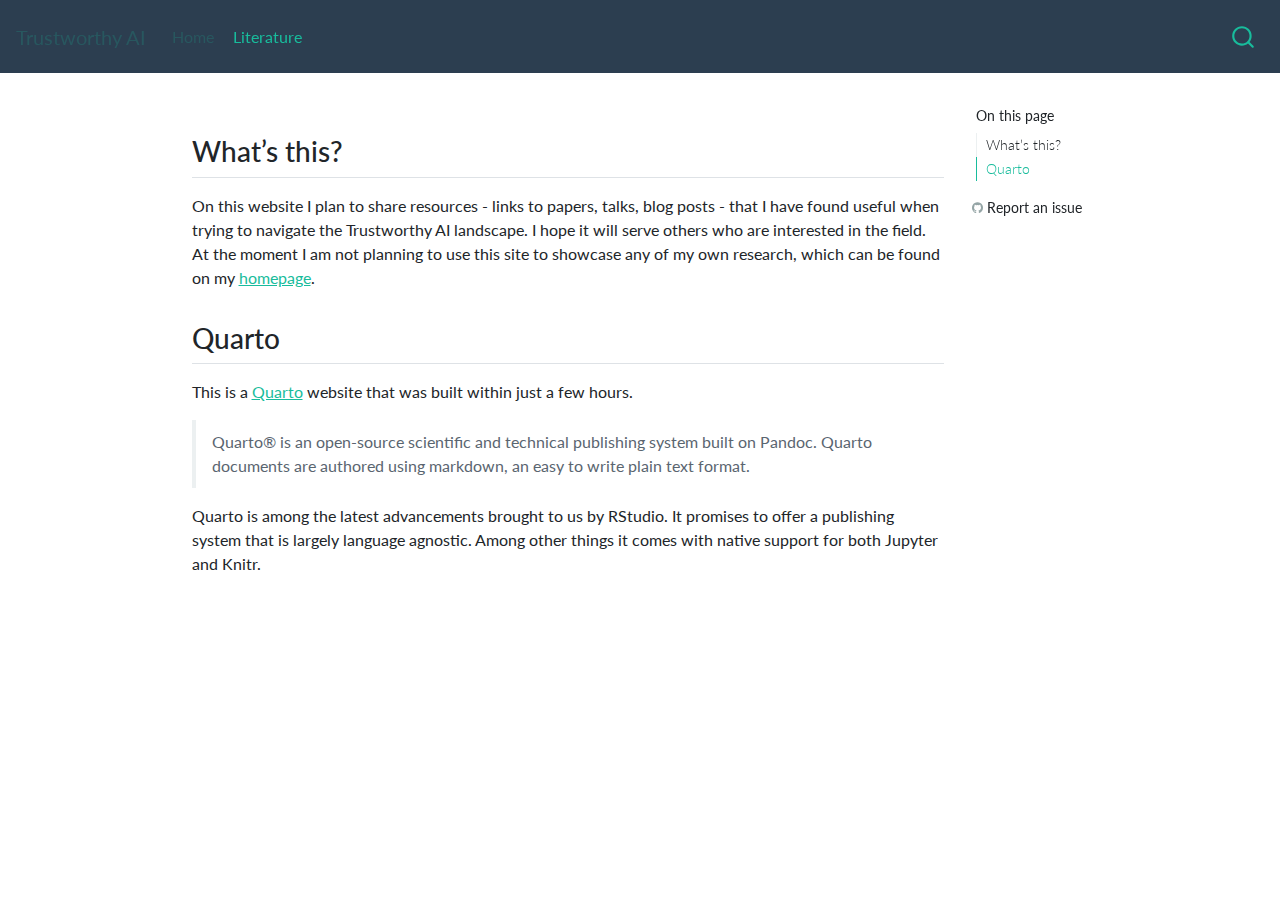
<file: docs/index.html>
<!DOCTYPE html>
<html xmlns="http://www.w3.org/1999/xhtml" lang="" xml:lang=""><head>
  <meta charset="utf-8">
  <meta name="generator" content="quarto-0.2.349">
  <meta name="viewport" content="width=device-width, initial-scale=1.0, user-scalable=yes">
  <title>Trustworthy AI -</title>
  <style>
    code{white-space: pre-wrap;}
    span.smallcaps{font-variant: small-caps;}
    span.underline{text-decoration: underline;}
    div.column{display: inline-block; vertical-align: top; width: 50%;}
    div.hanging-indent{margin-left: 1.5em; text-indent: -1.5em;}
    ul.task-list{list-style: none;}
  </style>

  <!--[if lt IE 9]>
    <script src="//cdnjs.cloudflare.com/ajax/libs/html5shiv/3.7.3/html5shiv-printshiv.min.js"></script>
  <![endif]-->
  <script src="site_libs/quarto-nav/quarto-nav.js"></script>
  <script src="site_libs/quarto-nav/headroom.min.js"></script>
  <script src="site_libs/clipboard/clipboard.min.js"></script>
  <meta name="quarto:offset" content="./">
  <script src="site_libs/quarto-search/autocomplete.umd.js"></script>
  <script src="site_libs/quarto-search/fuse.min.js"></script>
  <script src="site_libs/quarto-search/quarto-search.js"></script>
  <script src="site_libs/quarto-html/quarto.js"></script>
  <script src="site_libs/quarto-html/popper.min.js"></script>
  <script src="site_libs/quarto-html/tippy.umd.min.js"></script>
  <script src="site_libs/quarto-html/anchor.min.js"></script>
  <link href="site_libs/quarto-html/tippy.css" rel="stylesheet">
  <link href="site_libs/quarto-html/quarto-syntax-highlighting.css" rel="stylesheet">
  <script src="site_libs/bootstrap/bootstrap.min.js"></script>
  <link href="site_libs/bootstrap/bootstrap-icons.css" rel="stylesheet">
  <link href="site_libs/bootstrap/bootstrap.min.css" rel="stylesheet">
  <script id="quarto-search-options" type="application/json">{
    "location": "navbar",
    "copy-button": false,
    "collapse-after": 2,
    "panel-placement": "end",
    "type": "overlay",
    "limit": 20,
    "language": {
      "search-no-results-text": "No results",
      "search-matching-documents-text": "matching documents",
      "search-copy-link-title": "Copy link to search",
      "search-hide-matches-text": "Hide additional matches",
      "search-more-match-text": "more match in this document",
      "search-more-matches-text": "more matches in this document",
      "search-clear-button-title": "Clear",
      "search-detached-cancel-button-title": "Cancel",
      "search-submit-button-title": "Submit"
    }
  }</script>
  <link rel="stylesheet" href="styles.css">
</head>
<body>
<div id="quarto-search-results"></div>
  <header id="quarto-header" class="headroom fixed-top">
    <nav class="navbar navbar-expand-lg navbar-light ">
      <div class="navbar-container container-fluid">
      <a class="navbar-brand" href="./index.html">
    <span class="navbar-title">Trustworthy AI</span>
  </a>
          <button class="navbar-toggler" type="button" data-bs-toggle="collapse" data-bs-target="#navbarCollapse" aria-controls="navbarCollapse" aria-expanded="false" aria-label="Toggle navigation" onclick="if (window.quartoToggleHeadroom) { window.quartoToggleHeadroom(); }">
  <span class="navbar-toggler-icon"></span>
</button>
          <div class="collapse navbar-collapse" id="navbarCollapse">
            <ul class="navbar-nav navbar-nav-scroll me-auto">
  <li class="nav-item">
    <a class="nav-link active" href="./index.html" aria-current="page">Home</a>
  </li>  
  <li class="nav-item">
    <a class="nav-link" href="./literature.html">Literature</a>
  </li>  
</ul>
              <div id="quarto-search" class="" title="Search"></div>
          </div> <!-- /navcollapse -->
      </div> <!-- /container-fluid -->
    </nav>
</header>
<!-- content -->
<div id="quarto-content" class="quarto-container page-columns page-rows-contents page-layout-article page-navbar">
<!-- sidebar -->
<!-- margin-sidebar -->
    <div id="quarto-margin-sidebar" class="sidebar margin-sidebar">
      <nav id="TOC" role="doc-toc">
<h2 id="toc-title">On this page</h2>
<ul>
<li><a href="#whats-this" class="nav-link active" data-scroll-target="#whats-this">What’s this?</a></li>
<li><a href="#quarto" class="nav-link" data-scroll-target="#quarto">Quarto</a></li>
</ul>
<div class="toc-actions"><div><i class="bi bi-github"></i></div><div class="action-links"><p><a href="https://github.com/pat-alt/tai/issues/new" class="toc-action">Report an issue</a></p></div></div></nav>
    </div>
<!-- main -->
<main class="content">

<section id="whats-this" class="level2">
<h2 class="anchored" data-anchor-id="whats-this">What’s this?</h2>
<p>On this website I plan to share resources - links to papers, talks, blog posts - that I have found useful when trying to navigate the Trustworthy AI landscape. I hope it will serve others who are interested in the field. At the moment I am not planning to use this site to showcase any of my own research, which can be found on my <a href="https://www.paltmeyer.com/">homepage</a>.</p>
</section>
<section id="quarto" class="level2">
<h2 class="anchored" data-anchor-id="quarto">Quarto</h2>
<p>This is a <a href="https://quarto.org">Quarto</a> website that was built within just a few hours.</p>
<blockquote class="blockquote">
<p>Quarto® is an open-source scientific and technical publishing system built on Pandoc. Quarto documents are authored using markdown, an easy to write plain text format.</p>
</blockquote>
<p>Quarto is among the latest advancements brought to us by RStudio. It promises to offer a publishing system that is largely language agnostic. Among other things it comes with native support for both Jupyter and Knitr.</p>


</section>
</main> <!-- /main -->
<script type="application/javascript">
window.document.addEventListener("DOMContentLoaded", function (event) {
  const icon = "";
  const anchorJS = new window.AnchorJS();
  anchorJS.options = {
    placement: 'right',
    icon: icon
  };
  anchorJS.add('.anchored');
  const clipboard = new window.ClipboardJS('.code-copy-button', {
    target: function(trigger) {
      return trigger.previousElementSibling;
    }
  });
  clipboard.on('success', function(e) {
    // button target
    const button = e.trigger;
    // don't keep focus
    button.blur();
    // flash "checked"
    button.classList.add('code-copy-button-checked');
    setTimeout(function() {
      button.classList.remove('code-copy-button-checked');
    }, 1000);
    // clear code selection
    e.clearSelection();
  });
  function tippyHover(el, contentFn) {
    const config = {
      allowHTML: true,
      content: contentFn,
      maxWidth: 500,
      delay: 100,
      arrow: false,
      appendTo: function(el) {
          return el.parentElement;
      },
      interactive: true,
      interactiveBorder: 10,
      theme: 'quarto',
      placement: 'bottom-start'
    };
    window.tippy(el, config); 
  }
  const noterefs = window.document.querySelectorAll('a[role="doc-noteref"]');
  for (var i=0; i<noterefs.length; i++) {
    const ref = noterefs[i];
    tippyHover(ref, function() {
      let href = ref.getAttribute('href');
      try { href = new URL(href).hash; } catch {}
      const id = href.replace(/^#\/?/, "");
      const note = window.document.getElementById(id);
      return note.innerHTML;
    });
  }
  var bibliorefs = window.document.querySelectorAll('a[role="doc-biblioref"]');
  for (var i=0; i<bibliorefs.length; i++) {
    const ref = bibliorefs[i];
    const cites = ref.parentNode.getAttribute('data-cites').split(' ');
    tippyHover(ref, function() {
      var popup = window.document.createElement('div');
      cites.forEach(function(cite) {
        var citeDiv = window.document.createElement('div');
        citeDiv.classList.add('hanging-indent');
        citeDiv.classList.add('csl-entry');
        var biblioDiv = window.document.getElementById('ref-' + cite);
        if (biblioDiv) {
          citeDiv.innerHTML = biblioDiv.innerHTML;
        }
        popup.appendChild(citeDiv);
      });
      return popup.innerHTML;
    });
  }
});
</script>
<nav class="page-navigation">
  <div class="nav-page nav-page-previous">
  </div>
  <div class="nav-page nav-page-next">
  </div>
</nav>
</div> <!-- /content -->


</body></html>
</file>
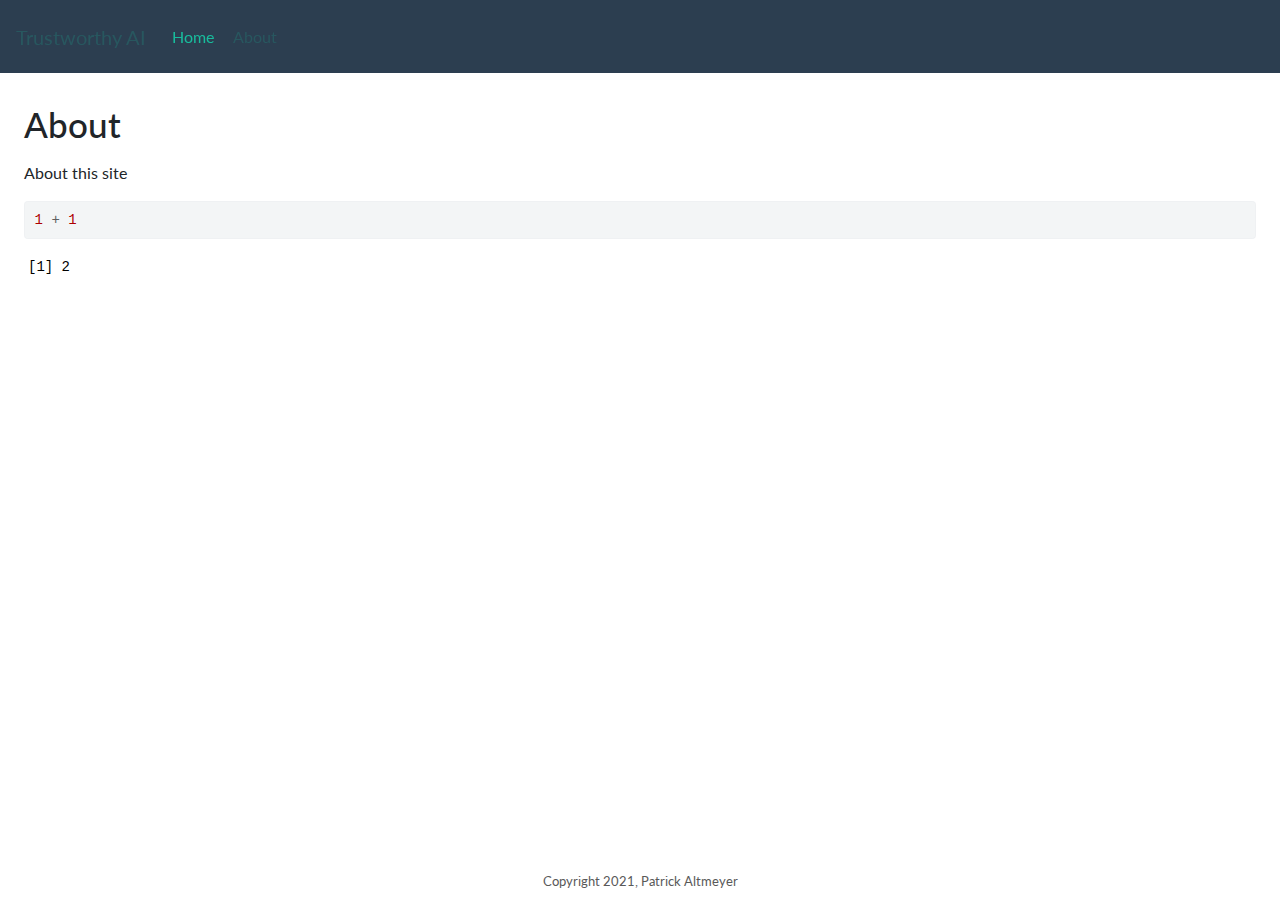
<file: docs/about.html>
<!DOCTYPE html>
<html xmlns="http://www.w3.org/1999/xhtml" lang="" xml:lang=""><head>
  <meta charset="utf-8">
  <meta name="generator" content="quarto-0.2.232">
  <meta name="viewport" content="width=device-width, initial-scale=1.0, user-scalable=yes">
  <title>Trustworthy AI - About</title>
  <style>
    code{white-space: pre-wrap;}
    span.smallcaps{font-variant: small-caps;}
    span.underline{text-decoration: underline;}
    div.column{display: inline-block; vertical-align: top; width: 50%;}
    div.hanging-indent{margin-left: 1.5em; text-indent: -1.5em;}
    ul.task-list{list-style: none;}
    pre > code.sourceCode { white-space: pre; position: relative; }
    pre > code.sourceCode > span { display: inline-block; line-height: 1.25; }
    pre > code.sourceCode > span:empty { height: 1.2em; }
    .sourceCode { overflow: visible; }
    code.sourceCode > span { color: inherit; text-decoration: inherit; }
    div.sourceCode { margin: 1em 0; }
    pre.sourceCode { margin: 0; }
    @media screen {
    div.sourceCode { overflow: auto; }
    }
    @media print {
    pre > code.sourceCode { white-space: pre-wrap; }
    pre > code.sourceCode > span { text-indent: -5em; padding-left: 5em; }
    }
    pre.numberSource code
      { counter-reset: source-line 0; }
    pre.numberSource code > span
      { position: relative; left: -4em; counter-increment: source-line; }
    pre.numberSource code > span > a:first-child::before
      { content: counter(source-line);
        position: relative; left: -1em; text-align: right; vertical-align: baseline;
        border: none; display: inline-block;
        -webkit-touch-callout: none; -webkit-user-select: none;
        -khtml-user-select: none; -moz-user-select: none;
        -ms-user-select: none; user-select: none;
        padding: 0 4px; width: 4em;
        color: #aaaaaa;
      }
    pre.numberSource { margin-left: 3em; border-left: 1px solid #aaaaaa;  padding-left: 4px; }
    div.sourceCode
      {   }
    @media screen {
    pre > code.sourceCode > span > a:first-child::before { text-decoration: underline; }
    }
    code span.al { color: #ff0000; font-weight: bold; } /* Alert */
    code span.an { color: #60a0b0; font-weight: bold; font-style: italic; } /* Annotation */
    code span.at { color: #7d9029; } /* Attribute */
    code span.bn { color: #40a070; } /* BaseN */
    code span.bu { } /* BuiltIn */
    code span.cf { color: #007020; font-weight: bold; } /* ControlFlow */
    code span.ch { color: #4070a0; } /* Char */
    code span.cn { color: #880000; } /* Constant */
    code span.co { color: #60a0b0; font-style: italic; } /* Comment */
    code span.cv { color: #60a0b0; font-weight: bold; font-style: italic; } /* CommentVar */
    code span.do { color: #ba2121; font-style: italic; } /* Documentation */
    code span.dt { color: #902000; } /* DataType */
    code span.dv { color: #40a070; } /* DecVal */
    code span.er { color: #ff0000; font-weight: bold; } /* Error */
    code span.ex { } /* Extension */
    code span.fl { color: #40a070; } /* Float */
    code span.fu { color: #06287e; } /* Function */
    code span.im { } /* Import */
    code span.in { color: #60a0b0; font-weight: bold; font-style: italic; } /* Information */
    code span.kw { color: #007020; font-weight: bold; } /* Keyword */
    code span.op { color: #666666; } /* Operator */
    code span.ot { color: #007020; } /* Other */
    code span.pp { color: #bc7a00; } /* Preprocessor */
    code span.sc { color: #4070a0; } /* SpecialChar */
    code span.ss { color: #bb6688; } /* SpecialString */
    code span.st { color: #4070a0; } /* String */
    code span.va { color: #19177c; } /* Variable */
    code span.vs { color: #4070a0; } /* VerbatimString */
    code span.wa { color: #60a0b0; font-weight: bold; font-style: italic; } /* Warning */
  </style>

  <!--[if lt IE 9]>
    <script src="//cdnjs.cloudflare.com/ajax/libs/html5shiv/3.7.3/html5shiv-printshiv.min.js"></script>
  <![endif]-->
  <script src="site_libs/quarto-nav/quarto-nav.js"></script>
  <script src="site_libs/quarto-nav/headroom.min.js"></script>
  <script src="site_libs/clipboard/clipboard.min.js"></script>
  <meta name="quarto:offset" content="./">
  <script src="site_libs/quarto-search/autocomplete.umd.js"></script>
  <script src="site_libs/quarto-search/fuse.min.js"></script>
  <script src="site_libs/quarto-search/quarto-search.js"></script>
  <script src="site_libs/quarto-html/quarto.js"></script>
  <script src="site_libs/quarto-html/popper.min.js"></script>
  <script src="site_libs/quarto-html/tippy.umd.min.js"></script>
  <script src="site_libs/quarto-html/anchor.min.js"></script>
  <link href="site_libs/quarto-html/tippy.css" rel="stylesheet">
  <link href="site_libs/quarto-html/quarto-syntax-highlighting.css" rel="stylesheet">
  <script src="site_libs/bootstrap/bootstrap.min.js"></script>
  <link href="site_libs/bootstrap/bootstrap-icons.css" rel="stylesheet">
  <link href="site_libs/bootstrap/bootstrap.min.css" rel="stylesheet">
  <script id="quarto-search-options" type="application/json">{
    "location": "navbar",
    "copy-button": false,
    "collapse-after": 2,
    "panel-placement": "end",
    "type": "overlay",
    "limit": 20
  }</script>
  <link rel="stylesheet" href="styles.css">
</head>
<body>
<div id="quarto-search-results"></div>
<header id="quarto-header" class="headroom fixed-top">
<nav class="navbar navbar-expand-lg navbar-light ">
    <div class="container-fluid">
  <a class="navbar-brand" href="./index.html">
    <span class="navbar-title">Trustworthy AI</span>
  </a>
      <button class="navbar-toggler" type="button" data-bs-toggle="collapse" data-bs-target="#navbarCollapse" aria-controls="navbarCollapse" aria-expanded="false" aria-label="Toggle navigation" onclick="if (window.quartoToggleHeadroom) { window.quartoToggleHeadroom(); }">
  <span class="navbar-toggler-icon"></span>
</button>
      <div class="collapse navbar-collapse" id="navbarCollapse">
        <ul class="navbar-nav navbar-nav-scroll me-auto">
  <li class="nav-item">
    <a class="nav-link" href="./index.html">Home</a>
  </li>  
  <li class="nav-item">
    <a class="nav-link active" href="./about.html" aria-current="page">About</a>
  </li>  
</ul>
          <div id="quarto-search" class="mb-0 " title="Search">
</div>
      </div> <!-- /navcollapse -->
  </div> <!-- /container-fluid -->
</nav>
</header>
 <!-- /navbar/sidebar -->
<div class="container-fluid quarto-container d-flex flex-column page-layout-article" id="quarto-content">
<div class="row flex-fill">
  <div id="quarto-toc-sidebar" class=" pt-0 col col-md-3 col-lg-2 d-none d-md-block sidebar sidebar-toc order-last"></div>
  <div class="col mx-auto col-sm-12 col-md-9 col-lg-8 col-xl-7 px-lg-4 pe-xxl-4 ps-xxl-0">
<main>
<header id="title-block-header">
<h1 class="title display-7">About</h1>
</header>
<p>About this site</p>
<div class="cell">
<div class="sourceCode" id="cb1"><pre class="sourceCode r cell-code code-with-copy"><code class="sourceCode r"><span id="cb1-1"><a href="#cb1-1" aria-hidden="true" tabindex="-1"></a><span class="dv">1</span> <span class="sc">+</span> <span class="dv">1</span></span></code><button title="Copy to Clipboard" class="code-copy-button"><i class="bi"></i></button></pre></div>
<div class="cell-output-stdout">
<pre><code>[1] 2</code></pre>
</div>
</div>


<script type="application/javascript">
window.document.addEventListener("DOMContentLoaded", function (event) {
  const icon = "";
  const anchorJS = new window.AnchorJS();
  anchorJS.options = {
    placement: 'right',
    icon: icon
  };
  anchorJS.add('.anchored');
  const clipboard = new window.ClipboardJS('.code-copy-button', {
    target: function(trigger) {
      return trigger.previousElementSibling;
    }
  });
  clipboard.on('success', function(e) {
    // button target
    const button = e.trigger;
    // don't keep focus
    button.blur();
    // flash "checked"
    button.classList.add('code-copy-button-checked');
    setTimeout(function() {
      button.classList.remove('code-copy-button-checked');
    }, 1000);
    // clear code selection
    e.clearSelection();
  });
  function tippyHover(el, contentFn) {
    window.tippy(el, {
      allowHTML: true,
      content: contentFn,
      maxWidth: 500,
      delay: 100,
      arrow: false,
      interactive: true,
      interactiveBorder: 10,
      theme: 'quarto',
      placement: 'bottom-start'
    }); 
  }
  const noterefs = window.document.querySelectorAll('a[role="doc-noteref"]');
  for (var i=0; i<noterefs.length; i++) {
    const ref = noterefs[i];
    tippyHover(ref, function() {
      let href = ref.getAttribute('href');
      try { href = new URL(href).hash; } catch {}
      const id = href.replace(/^#\/?/, "");
      const note = window.document.getElementById(id);
      return note.innerHTML;
    });
  }
  var bibliorefs = window.document.querySelectorAll('a[role="doc-biblioref"]');
  for (var i=0; i<bibliorefs.length; i++) {
    const ref = bibliorefs[i];
    const cites = ref.parentNode.getAttribute('data-cites').split(' ');
    tippyHover(ref, function() {
      var popup = window.document.createElement('div');
      cites.forEach(function(cite) {
        var citeDiv = window.document.createElement('div');
        citeDiv.classList.add('hanging-indent');
        citeDiv.classList.add('csl-entry');
        var biblioDiv = window.document.getElementById('ref-' + cite);
        if (biblioDiv) {
          citeDiv.innerHTML = biblioDiv.innerHTML;
        }
        popup.appendChild(citeDiv);
      });
      return popup.innerHTML;
    });
  }
});
</script>
</main>
<div class="page-navigation ">
  <div class="nav-page nav-page-previous">
  </div>
  <div class="nav-page nav-page-next">
  </div>
</div>
</div> <!-- /main column -->
</div> <!-- /row -->
<div class="row">
  <div class="nav-footer">
      <div class="nav-footer-center me-auto ms-auto">Copyright 2021, Patrick Altmeyer</div>
  </div>
</div>
</div> <!-- /container fluid -->


</body></html>
</file>
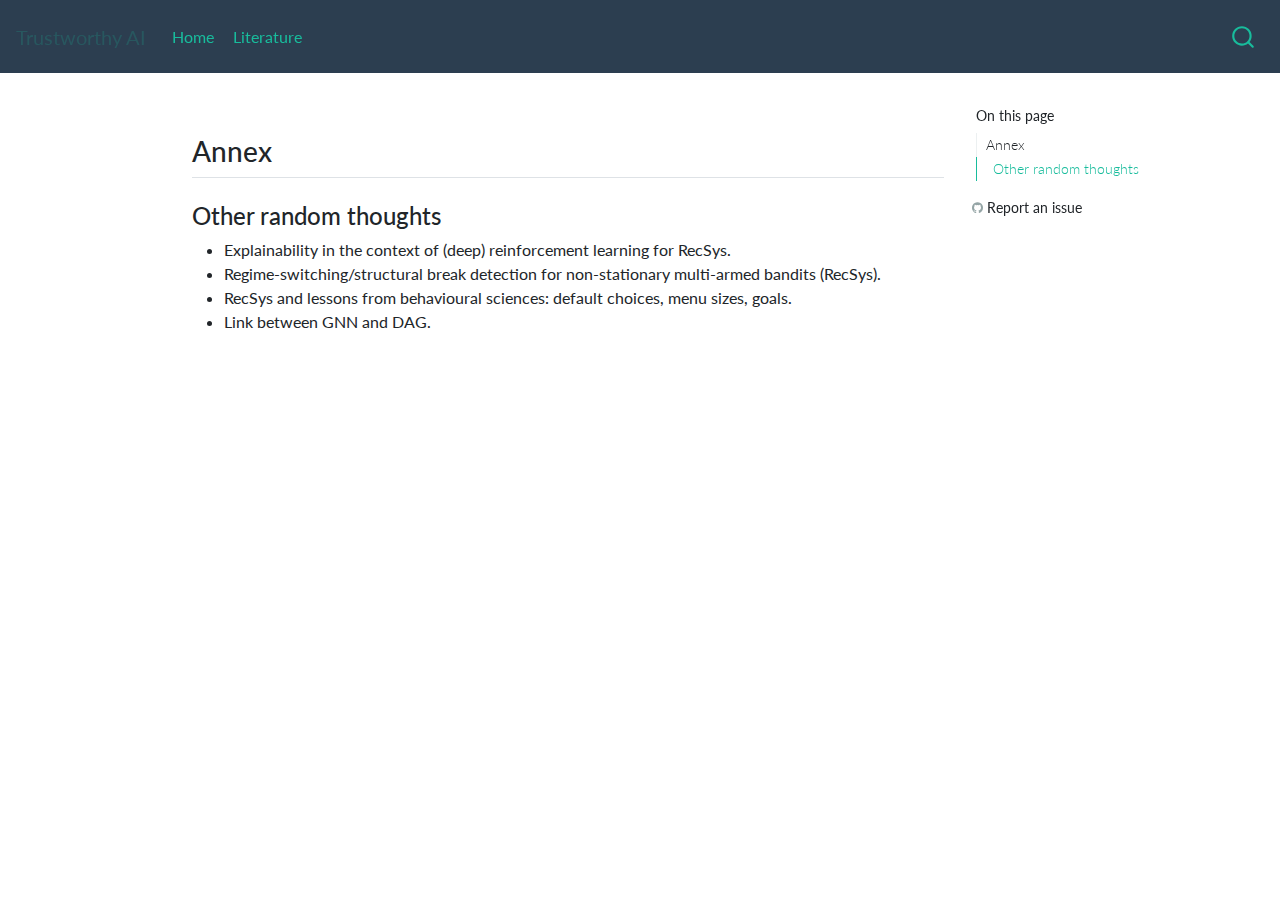
<file: docs/private/annex.html>
<!DOCTYPE html>
<html xmlns="http://www.w3.org/1999/xhtml" lang="" xml:lang=""><head>
  <meta charset="utf-8">
  <meta name="generator" content="quarto-0.2.349">
  <meta name="viewport" content="width=device-width, initial-scale=1.0, user-scalable=yes">
  <title>Trustworthy AI – annex</title>
  <style>
    code{white-space: pre-wrap;}
    span.smallcaps{font-variant: small-caps;}
    span.underline{text-decoration: underline;}
    div.column{display: inline-block; vertical-align: top; width: 50%;}
    div.hanging-indent{margin-left: 1.5em; text-indent: -1.5em;}
    ul.task-list{list-style: none;}
  </style>

  <!--[if lt IE 9]>
    <script src="//cdnjs.cloudflare.com/ajax/libs/html5shiv/3.7.3/html5shiv-printshiv.min.js"></script>
  <![endif]-->
  <script src="../site_libs/quarto-nav/quarto-nav.js"></script>
  <script src="../site_libs/quarto-nav/headroom.min.js"></script>
  <script src="../site_libs/clipboard/clipboard.min.js"></script>
  <meta name="quarto:offset" content="../">
  <script src="../site_libs/quarto-search/autocomplete.umd.js"></script>
  <script src="../site_libs/quarto-search/fuse.min.js"></script>
  <script src="../site_libs/quarto-search/quarto-search.js"></script>
  <script src="../site_libs/quarto-html/quarto.js"></script>
  <script src="../site_libs/quarto-html/popper.min.js"></script>
  <script src="../site_libs/quarto-html/tippy.umd.min.js"></script>
  <script src="../site_libs/quarto-html/anchor.min.js"></script>
  <link href="../site_libs/quarto-html/tippy.css" rel="stylesheet">
  <link href="../site_libs/quarto-html/quarto-syntax-highlighting.css" rel="stylesheet">
  <script src="../site_libs/bootstrap/bootstrap.min.js"></script>
  <link href="../site_libs/bootstrap/bootstrap-icons.css" rel="stylesheet">
  <link href="../site_libs/bootstrap/bootstrap.min.css" rel="stylesheet">
  <script id="quarto-search-options" type="application/json">{
    "location": "navbar",
    "copy-button": false,
    "collapse-after": 2,
    "panel-placement": "end",
    "type": "overlay",
    "limit": 20,
    "language": {
      "search-no-results-text": "No results",
      "search-matching-documents-text": "matching documents",
      "search-copy-link-title": "Copy link to search",
      "search-hide-matches-text": "Hide additional matches",
      "search-more-match-text": "more match in this document",
      "search-more-matches-text": "more matches in this document",
      "search-clear-button-title": "Clear",
      "search-detached-cancel-button-title": "Cancel",
      "search-submit-button-title": "Submit"
    }
  }</script>
  <link rel="stylesheet" href="../styles.css">
</head>
<body>
<div id="quarto-search-results"></div>
  <header id="quarto-header" class="headroom fixed-top">
    <nav class="navbar navbar-expand-lg navbar-light ">
      <div class="navbar-container container-fluid">
      <a class="navbar-brand" href="../index.html">
    <span class="navbar-title">Trustworthy AI</span>
  </a>
          <button class="navbar-toggler" type="button" data-bs-toggle="collapse" data-bs-target="#navbarCollapse" aria-controls="navbarCollapse" aria-expanded="false" aria-label="Toggle navigation" onclick="if (window.quartoToggleHeadroom) { window.quartoToggleHeadroom(); }">
  <span class="navbar-toggler-icon"></span>
</button>
          <div class="collapse navbar-collapse" id="navbarCollapse">
            <ul class="navbar-nav navbar-nav-scroll me-auto">
  <li class="nav-item">
    <a class="nav-link" href="../index.html">Home</a>
  </li>  
  <li class="nav-item">
    <a class="nav-link" href="../literature.html">Literature</a>
  </li>  
</ul>
              <div id="quarto-search" class="" title="Search"></div>
          </div> <!-- /navcollapse -->
      </div> <!-- /container-fluid -->
    </nav>
</header>
<!-- content -->
<div id="quarto-content" class="quarto-container page-columns page-rows-contents page-layout-article page-navbar">
<!-- sidebar -->
<!-- margin-sidebar -->
    <div id="quarto-margin-sidebar" class="sidebar margin-sidebar">
      <nav id="TOC" role="doc-toc">
<h2 id="toc-title">On this page</h2>
<ul>
<li><a href="#annex" class="nav-link active" data-scroll-target="#annex">Annex</a>
<ul class="collapse">
<li><a href="#other-random-thoughts" class="nav-link" data-scroll-target="#other-random-thoughts">Other random thoughts</a></li>
</ul></li>
</ul>
<div class="toc-actions"><div><i class="bi bi-github"></i></div><div class="action-links"><p><a href="https://github.com/pat-alt/tai/issues/new" class="toc-action">Report an issue</a></p></div></div></nav>
    </div>
<!-- main -->
<main class="content">

<section id="annex" class="level2">
<h2 class="anchored" data-anchor-id="annex">Annex</h2>
<section id="other-random-thoughts" class="level3">
<h3 class="anchored" data-anchor-id="other-random-thoughts">Other random thoughts</h3>
<ul>
<li>Explainability in the context of (deep) reinforcement learning for RecSys.</li>
<li>Regime-switching/structural break detection for non-stationary multi-armed bandits (RecSys).</li>
<li>RecSys and lessons from behavioural sciences: default choices, menu sizes, goals.</li>
<li>Link between GNN and DAG.</li>
</ul>


</section>
</section>
</main> <!-- /main -->
<script type="application/javascript">
window.document.addEventListener("DOMContentLoaded", function (event) {
  const icon = "";
  const anchorJS = new window.AnchorJS();
  anchorJS.options = {
    placement: 'right',
    icon: icon
  };
  anchorJS.add('.anchored');
  const clipboard = new window.ClipboardJS('.code-copy-button', {
    target: function(trigger) {
      return trigger.previousElementSibling;
    }
  });
  clipboard.on('success', function(e) {
    // button target
    const button = e.trigger;
    // don't keep focus
    button.blur();
    // flash "checked"
    button.classList.add('code-copy-button-checked');
    setTimeout(function() {
      button.classList.remove('code-copy-button-checked');
    }, 1000);
    // clear code selection
    e.clearSelection();
  });
  function tippyHover(el, contentFn) {
    const config = {
      allowHTML: true,
      content: contentFn,
      maxWidth: 500,
      delay: 100,
      arrow: false,
      appendTo: function(el) {
          return el.parentElement;
      },
      interactive: true,
      interactiveBorder: 10,
      theme: 'quarto',
      placement: 'bottom-start'
    };
    window.tippy(el, config); 
  }
  const noterefs = window.document.querySelectorAll('a[role="doc-noteref"]');
  for (var i=0; i<noterefs.length; i++) {
    const ref = noterefs[i];
    tippyHover(ref, function() {
      let href = ref.getAttribute('href');
      try { href = new URL(href).hash; } catch {}
      const id = href.replace(/^#\/?/, "");
      const note = window.document.getElementById(id);
      return note.innerHTML;
    });
  }
  var bibliorefs = window.document.querySelectorAll('a[role="doc-biblioref"]');
  for (var i=0; i<bibliorefs.length; i++) {
    const ref = bibliorefs[i];
    const cites = ref.parentNode.getAttribute('data-cites').split(' ');
    tippyHover(ref, function() {
      var popup = window.document.createElement('div');
      cites.forEach(function(cite) {
        var citeDiv = window.document.createElement('div');
        citeDiv.classList.add('hanging-indent');
        citeDiv.classList.add('csl-entry');
        var biblioDiv = window.document.getElementById('ref-' + cite);
        if (biblioDiv) {
          citeDiv.innerHTML = biblioDiv.innerHTML;
        }
        popup.appendChild(citeDiv);
      });
      return popup.innerHTML;
    });
  }
});
</script>
<nav class="page-navigation">
  <div class="nav-page nav-page-previous">
  </div>
  <div class="nav-page nav-page-next">
  </div>
</nav>
</div> <!-- /content -->


</body></html>
</file>
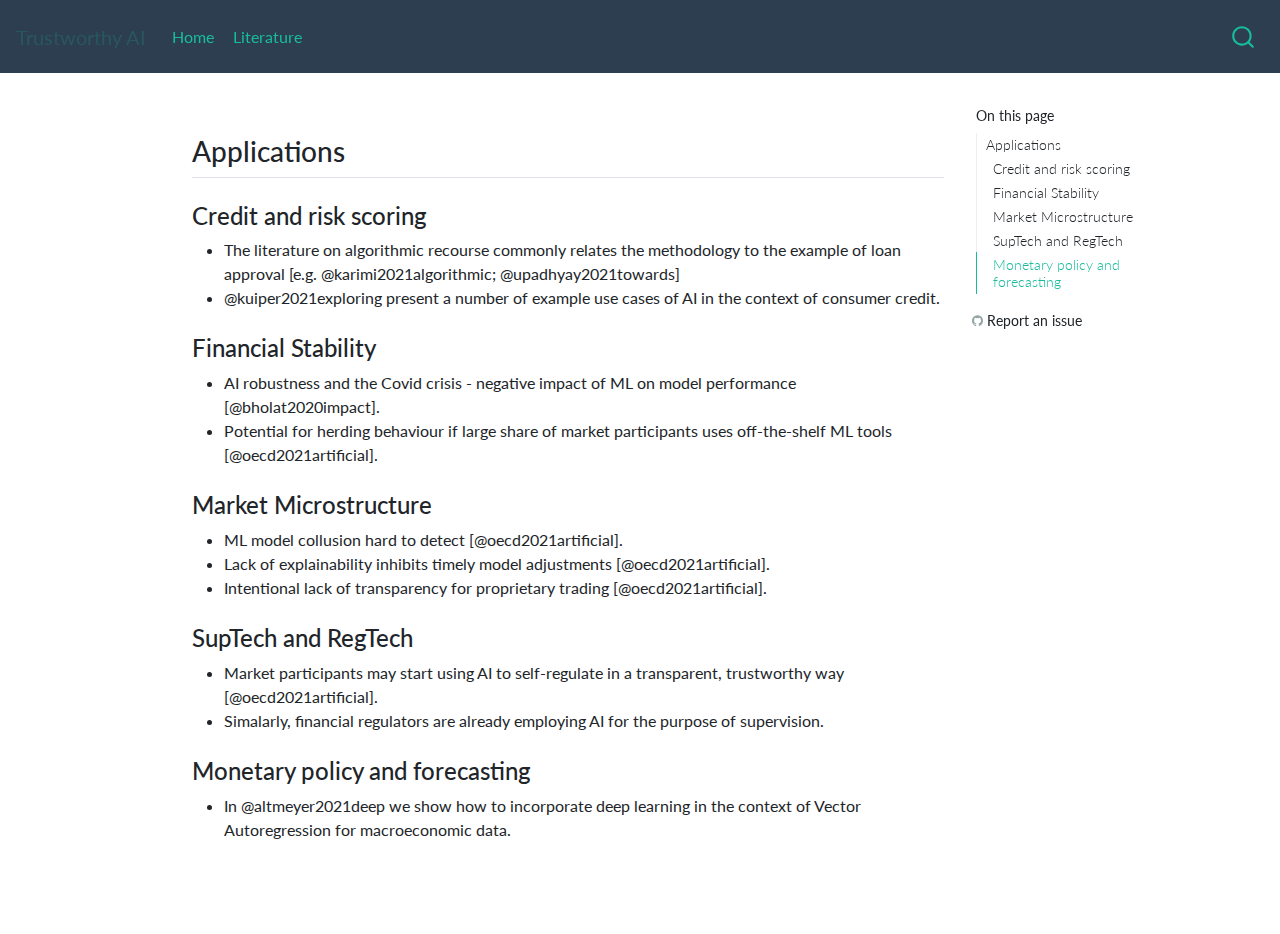
<file: docs/private/applications.html>
<!DOCTYPE html>
<html xmlns="http://www.w3.org/1999/xhtml" lang="" xml:lang=""><head>
  <meta charset="utf-8">
  <meta name="generator" content="quarto-0.2.349">
  <meta name="viewport" content="width=device-width, initial-scale=1.0, user-scalable=yes">
  <title>Trustworthy AI – applications</title>
  <style>
    code{white-space: pre-wrap;}
    span.smallcaps{font-variant: small-caps;}
    span.underline{text-decoration: underline;}
    div.column{display: inline-block; vertical-align: top; width: 50%;}
    div.hanging-indent{margin-left: 1.5em; text-indent: -1.5em;}
    ul.task-list{list-style: none;}
  </style>

  <!--[if lt IE 9]>
    <script src="//cdnjs.cloudflare.com/ajax/libs/html5shiv/3.7.3/html5shiv-printshiv.min.js"></script>
  <![endif]-->
  <script src="../site_libs/quarto-nav/quarto-nav.js"></script>
  <script src="../site_libs/quarto-nav/headroom.min.js"></script>
  <script src="../site_libs/clipboard/clipboard.min.js"></script>
  <meta name="quarto:offset" content="../">
  <script src="../site_libs/quarto-search/autocomplete.umd.js"></script>
  <script src="../site_libs/quarto-search/fuse.min.js"></script>
  <script src="../site_libs/quarto-search/quarto-search.js"></script>
  <script src="../site_libs/quarto-html/quarto.js"></script>
  <script src="../site_libs/quarto-html/popper.min.js"></script>
  <script src="../site_libs/quarto-html/tippy.umd.min.js"></script>
  <script src="../site_libs/quarto-html/anchor.min.js"></script>
  <link href="../site_libs/quarto-html/tippy.css" rel="stylesheet">
  <link href="../site_libs/quarto-html/quarto-syntax-highlighting.css" rel="stylesheet">
  <script src="../site_libs/bootstrap/bootstrap.min.js"></script>
  <link href="../site_libs/bootstrap/bootstrap-icons.css" rel="stylesheet">
  <link href="../site_libs/bootstrap/bootstrap.min.css" rel="stylesheet">
  <script id="quarto-search-options" type="application/json">{
    "location": "navbar",
    "copy-button": false,
    "collapse-after": 2,
    "panel-placement": "end",
    "type": "overlay",
    "limit": 20,
    "language": {
      "search-no-results-text": "No results",
      "search-matching-documents-text": "matching documents",
      "search-copy-link-title": "Copy link to search",
      "search-hide-matches-text": "Hide additional matches",
      "search-more-match-text": "more match in this document",
      "search-more-matches-text": "more matches in this document",
      "search-clear-button-title": "Clear",
      "search-detached-cancel-button-title": "Cancel",
      "search-submit-button-title": "Submit"
    }
  }</script>
  <link rel="stylesheet" href="../styles.css">
</head>
<body>
<div id="quarto-search-results"></div>
  <header id="quarto-header" class="headroom fixed-top">
    <nav class="navbar navbar-expand-lg navbar-light ">
      <div class="navbar-container container-fluid">
      <a class="navbar-brand" href="../index.html">
    <span class="navbar-title">Trustworthy AI</span>
  </a>
          <button class="navbar-toggler" type="button" data-bs-toggle="collapse" data-bs-target="#navbarCollapse" aria-controls="navbarCollapse" aria-expanded="false" aria-label="Toggle navigation" onclick="if (window.quartoToggleHeadroom) { window.quartoToggleHeadroom(); }">
  <span class="navbar-toggler-icon"></span>
</button>
          <div class="collapse navbar-collapse" id="navbarCollapse">
            <ul class="navbar-nav navbar-nav-scroll me-auto">
  <li class="nav-item">
    <a class="nav-link" href="../index.html">Home</a>
  </li>  
  <li class="nav-item">
    <a class="nav-link" href="../literature.html">Literature</a>
  </li>  
</ul>
              <div id="quarto-search" class="" title="Search"></div>
          </div> <!-- /navcollapse -->
      </div> <!-- /container-fluid -->
    </nav>
</header>
<!-- content -->
<div id="quarto-content" class="quarto-container page-columns page-rows-contents page-layout-article page-navbar">
<!-- sidebar -->
<!-- margin-sidebar -->
    <div id="quarto-margin-sidebar" class="sidebar margin-sidebar">
      <nav id="TOC" role="doc-toc">
<h2 id="toc-title">On this page</h2>
<ul>
<li><a href="#applications" class="nav-link active" data-scroll-target="#applications">Applications</a>
<ul class="collapse">
<li><a href="#credit-and-risk-scoring" class="nav-link" data-scroll-target="#credit-and-risk-scoring">Credit and risk scoring</a></li>
<li><a href="#financial-stability" class="nav-link" data-scroll-target="#financial-stability">Financial Stability</a></li>
<li><a href="#market-microstructure" class="nav-link" data-scroll-target="#market-microstructure">Market Microstructure</a></li>
<li><a href="#suptech-and-regtech" class="nav-link" data-scroll-target="#suptech-and-regtech">SupTech and RegTech</a></li>
<li><a href="#monetary-policy-and-forecasting" class="nav-link" data-scroll-target="#monetary-policy-and-forecasting">Monetary policy and forecasting</a></li>
</ul></li>
</ul>
<div class="toc-actions"><div><i class="bi bi-github"></i></div><div class="action-links"><p><a href="https://github.com/pat-alt/tai/issues/new" class="toc-action">Report an issue</a></p></div></div></nav>
    </div>
<!-- main -->
<main class="content">

<section id="applications" class="level2">
<h2 class="anchored" data-anchor-id="applications">Applications</h2>
<section id="credit-and-risk-scoring" class="level3">
<h3 class="anchored" data-anchor-id="credit-and-risk-scoring">Credit and risk scoring</h3>
<ul>
<li>The literature on algorithmic recourse commonly relates the methodology to the example of loan approval <span class="citation" data-cites="karimi2021algorithmic upadhyay2021towards">[e.g. @karimi2021algorithmic; @upadhyay2021towards]</span></li>
<li><span class="citation" data-cites="kuiper2021exploring">@kuiper2021exploring</span> present a number of example use cases of AI in the context of consumer credit.</li>
</ul>
</section>
<section id="financial-stability" class="level3">
<h3 class="anchored" data-anchor-id="financial-stability">Financial Stability</h3>
<ul>
<li>AI robustness and the Covid crisis - negative impact of ML on model performance <span class="citation" data-cites="bholat2020impact">[@bholat2020impact]</span>.</li>
<li>Potential for herding behaviour if large share of market participants uses off-the-shelf ML tools <span class="citation" data-cites="oecd2021artificial">[@oecd2021artificial]</span>.</li>
</ul>
</section>
<section id="market-microstructure" class="level3">
<h3 class="anchored" data-anchor-id="market-microstructure">Market Microstructure</h3>
<ul>
<li>ML model collusion hard to detect <span class="citation" data-cites="oecd2021artificial">[@oecd2021artificial]</span>.</li>
<li>Lack of explainability inhibits timely model adjustments <span class="citation" data-cites="oecd2021artificial">[@oecd2021artificial]</span>.</li>
<li>Intentional lack of transparency for proprietary trading <span class="citation" data-cites="oecd2021artificial">[@oecd2021artificial]</span>.</li>
</ul>
</section>
<section id="suptech-and-regtech" class="level3">
<h3 class="anchored" data-anchor-id="suptech-and-regtech">SupTech and RegTech</h3>
<ul>
<li>Market participants may start using AI to self-regulate in a transparent, trustworthy way <span class="citation" data-cites="oecd2021artificial">[@oecd2021artificial]</span>.</li>
<li>Simalarly, financial regulators are already employing AI for the purpose of supervision.</li>
</ul>
</section>
<section id="monetary-policy-and-forecasting" class="level3">
<h3 class="anchored" data-anchor-id="monetary-policy-and-forecasting">Monetary policy and forecasting</h3>
<ul>
<li>In <span class="citation" data-cites="altmeyer2021deep">@altmeyer2021deep</span> we show how to incorporate deep learning in the context of Vector Autoregression for macroeconomic data.</li>
</ul>


</section>
</section>
</main> <!-- /main -->
<script type="application/javascript">
window.document.addEventListener("DOMContentLoaded", function (event) {
  const icon = "";
  const anchorJS = new window.AnchorJS();
  anchorJS.options = {
    placement: 'right',
    icon: icon
  };
  anchorJS.add('.anchored');
  const clipboard = new window.ClipboardJS('.code-copy-button', {
    target: function(trigger) {
      return trigger.previousElementSibling;
    }
  });
  clipboard.on('success', function(e) {
    // button target
    const button = e.trigger;
    // don't keep focus
    button.blur();
    // flash "checked"
    button.classList.add('code-copy-button-checked');
    setTimeout(function() {
      button.classList.remove('code-copy-button-checked');
    }, 1000);
    // clear code selection
    e.clearSelection();
  });
  function tippyHover(el, contentFn) {
    const config = {
      allowHTML: true,
      content: contentFn,
      maxWidth: 500,
      delay: 100,
      arrow: false,
      appendTo: function(el) {
          return el.parentElement;
      },
      interactive: true,
      interactiveBorder: 10,
      theme: 'quarto',
      placement: 'bottom-start'
    };
    window.tippy(el, config); 
  }
  const noterefs = window.document.querySelectorAll('a[role="doc-noteref"]');
  for (var i=0; i<noterefs.length; i++) {
    const ref = noterefs[i];
    tippyHover(ref, function() {
      let href = ref.getAttribute('href');
      try { href = new URL(href).hash; } catch {}
      const id = href.replace(/^#\/?/, "");
      const note = window.document.getElementById(id);
      return note.innerHTML;
    });
  }
  var bibliorefs = window.document.querySelectorAll('a[role="doc-biblioref"]');
  for (var i=0; i<bibliorefs.length; i++) {
    const ref = bibliorefs[i];
    const cites = ref.parentNode.getAttribute('data-cites').split(' ');
    tippyHover(ref, function() {
      var popup = window.document.createElement('div');
      cites.forEach(function(cite) {
        var citeDiv = window.document.createElement('div');
        citeDiv.classList.add('hanging-indent');
        citeDiv.classList.add('csl-entry');
        var biblioDiv = window.document.getElementById('ref-' + cite);
        if (biblioDiv) {
          citeDiv.innerHTML = biblioDiv.innerHTML;
        }
        popup.appendChild(citeDiv);
      });
      return popup.innerHTML;
    });
  }
});
</script>
<nav class="page-navigation">
  <div class="nav-page nav-page-previous">
  </div>
  <div class="nav-page nav-page-next">
  </div>
</nav>
</div> <!-- /content -->


</body></html>
</file>
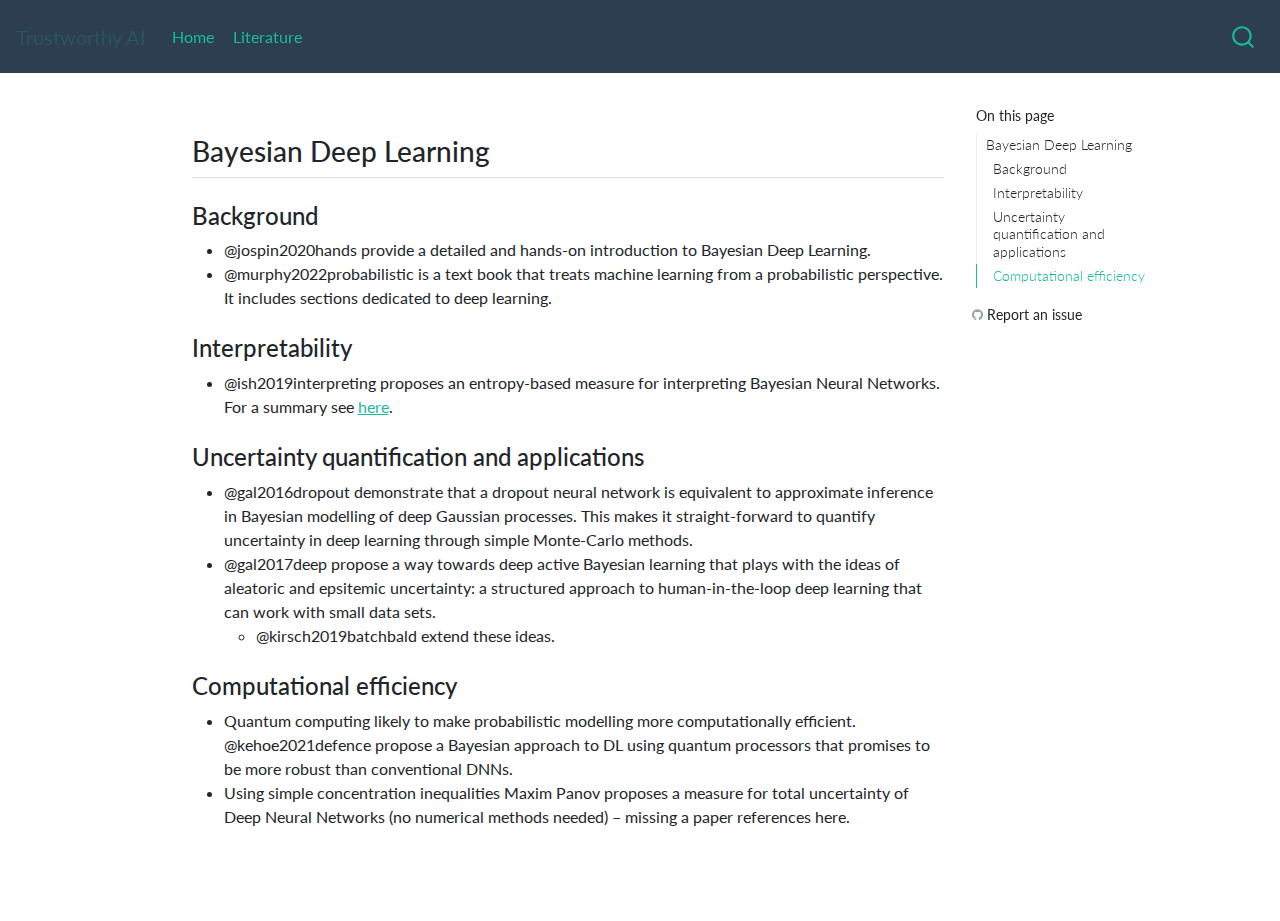
<file: docs/private/bayesian.html>
<!DOCTYPE html>
<html xmlns="http://www.w3.org/1999/xhtml" lang="" xml:lang=""><head>
  <meta charset="utf-8">
  <meta name="generator" content="quarto-0.2.349">
  <meta name="viewport" content="width=device-width, initial-scale=1.0, user-scalable=yes">
  <title>Trustworthy AI – bayesian</title>
  <style>
    code{white-space: pre-wrap;}
    span.smallcaps{font-variant: small-caps;}
    span.underline{text-decoration: underline;}
    div.column{display: inline-block; vertical-align: top; width: 50%;}
    div.hanging-indent{margin-left: 1.5em; text-indent: -1.5em;}
    ul.task-list{list-style: none;}
  </style>

  <!--[if lt IE 9]>
    <script src="//cdnjs.cloudflare.com/ajax/libs/html5shiv/3.7.3/html5shiv-printshiv.min.js"></script>
  <![endif]-->
  <script src="../site_libs/quarto-nav/quarto-nav.js"></script>
  <script src="../site_libs/quarto-nav/headroom.min.js"></script>
  <script src="../site_libs/clipboard/clipboard.min.js"></script>
  <meta name="quarto:offset" content="../">
  <script src="../site_libs/quarto-search/autocomplete.umd.js"></script>
  <script src="../site_libs/quarto-search/fuse.min.js"></script>
  <script src="../site_libs/quarto-search/quarto-search.js"></script>
  <script src="../site_libs/quarto-html/quarto.js"></script>
  <script src="../site_libs/quarto-html/popper.min.js"></script>
  <script src="../site_libs/quarto-html/tippy.umd.min.js"></script>
  <script src="../site_libs/quarto-html/anchor.min.js"></script>
  <link href="../site_libs/quarto-html/tippy.css" rel="stylesheet">
  <link href="../site_libs/quarto-html/quarto-syntax-highlighting.css" rel="stylesheet">
  <script src="../site_libs/bootstrap/bootstrap.min.js"></script>
  <link href="../site_libs/bootstrap/bootstrap-icons.css" rel="stylesheet">
  <link href="../site_libs/bootstrap/bootstrap.min.css" rel="stylesheet">
  <script id="quarto-search-options" type="application/json">{
    "location": "navbar",
    "copy-button": false,
    "collapse-after": 2,
    "panel-placement": "end",
    "type": "overlay",
    "limit": 20,
    "language": {
      "search-no-results-text": "No results",
      "search-matching-documents-text": "matching documents",
      "search-copy-link-title": "Copy link to search",
      "search-hide-matches-text": "Hide additional matches",
      "search-more-match-text": "more match in this document",
      "search-more-matches-text": "more matches in this document",
      "search-clear-button-title": "Clear",
      "search-detached-cancel-button-title": "Cancel",
      "search-submit-button-title": "Submit"
    }
  }</script>
  <link rel="stylesheet" href="../styles.css">
</head>
<body>
<div id="quarto-search-results"></div>
  <header id="quarto-header" class="headroom fixed-top">
    <nav class="navbar navbar-expand-lg navbar-light ">
      <div class="navbar-container container-fluid">
      <a class="navbar-brand" href="../index.html">
    <span class="navbar-title">Trustworthy AI</span>
  </a>
          <button class="navbar-toggler" type="button" data-bs-toggle="collapse" data-bs-target="#navbarCollapse" aria-controls="navbarCollapse" aria-expanded="false" aria-label="Toggle navigation" onclick="if (window.quartoToggleHeadroom) { window.quartoToggleHeadroom(); }">
  <span class="navbar-toggler-icon"></span>
</button>
          <div class="collapse navbar-collapse" id="navbarCollapse">
            <ul class="navbar-nav navbar-nav-scroll me-auto">
  <li class="nav-item">
    <a class="nav-link" href="../index.html">Home</a>
  </li>  
  <li class="nav-item">
    <a class="nav-link" href="../literature.html">Literature</a>
  </li>  
</ul>
              <div id="quarto-search" class="" title="Search"></div>
          </div> <!-- /navcollapse -->
      </div> <!-- /container-fluid -->
    </nav>
</header>
<!-- content -->
<div id="quarto-content" class="quarto-container page-columns page-rows-contents page-layout-article page-navbar">
<!-- sidebar -->
<!-- margin-sidebar -->
    <div id="quarto-margin-sidebar" class="sidebar margin-sidebar">
      <nav id="TOC" role="doc-toc">
<h2 id="toc-title">On this page</h2>
<ul>
<li><a href="#bayesian" class="nav-link active" data-scroll-target="#bayesian">Bayesian Deep Learning</a>
<ul class="collapse">
<li><a href="#background" class="nav-link" data-scroll-target="#background">Background</a></li>
<li><a href="#interpretability" class="nav-link" data-scroll-target="#interpretability">Interpretability</a></li>
<li><a href="#uncertainty-quantification-and-applications" class="nav-link" data-scroll-target="#uncertainty-quantification-and-applications">Uncertainty quantification and applications</a></li>
<li><a href="#computational-efficiency" class="nav-link" data-scroll-target="#computational-efficiency">Computational efficiency</a></li>
</ul></li>
</ul>
<div class="toc-actions"><div><i class="bi bi-github"></i></div><div class="action-links"><p><a href="https://github.com/pat-alt/tai/issues/new" class="toc-action">Report an issue</a></p></div></div></nav>
    </div>
<!-- main -->
<main class="content">

<section id="bayesian" class="level2">
<h2 class="anchored" data-anchor-id="bayesian">Bayesian Deep Learning</h2>
<section id="background" class="level3">
<h3 class="anchored" data-anchor-id="background">Background</h3>
<ul>
<li><span class="citation" data-cites="jospin2020hands">@jospin2020hands</span> provide a detailed and hands-on introduction to Bayesian Deep Learning.</li>
<li><span class="citation" data-cites="murphy2022probabilistic">@murphy2022probabilistic</span> is a text book that treats machine learning from a probabilistic perspective. It includes sections dedicated to deep learning.</li>
</ul>
</section>
<section id="interpretability" class="level3">
<h3 class="anchored" data-anchor-id="interpretability">Interpretability</h3>
<ul>
<li><span class="citation" data-cites="ish2019interpreting">@ish2019interpreting</span> proposes an entropy-based measure for interpreting Bayesian Neural Networks. For a summary see <a href="https://pat-alt.github.io/2021/02/07/a-peek-inside-the-black-box-interpreting-neural-networks/">here</a>.</li>
</ul>
</section>
<section id="uncertainty-quantification-and-applications" class="level3">
<h3 class="anchored" data-anchor-id="uncertainty-quantification-and-applications">Uncertainty quantification and applications</h3>
<ul>
<li><span class="citation" data-cites="gal2016dropout">@gal2016dropout</span> demonstrate that a dropout neural network is equivalent to approximate inference in Bayesian modelling of deep Gaussian processes. This makes it straight-forward to quantify uncertainty in deep learning through simple Monte-Carlo methods.</li>
<li><span class="citation" data-cites="gal2017deep">@gal2017deep</span> propose a way towards deep active Bayesian learning that plays with the ideas of aleatoric and epsitemic uncertainty: a structured approach to human-in-the-loop deep learning that can work with small data sets.
<ul>
<li><span class="citation" data-cites="kirsch2019batchbald">@kirsch2019batchbald</span> extend these ideas.</li>
</ul></li>
</ul>
</section>
<section id="computational-efficiency" class="level3">
<h3 class="anchored" data-anchor-id="computational-efficiency">Computational efficiency</h3>
<ul>
<li>Quantum computing likely to make probabilistic modelling more computationally efficient. <span class="citation" data-cites="kehoe2021defence">@kehoe2021defence</span> propose a Bayesian approach to DL using quantum processors that promises to be more robust than conventional DNNs.</li>
<li>Using simple concentration inequalities Maxim Panov proposes a measure for total uncertainty of Deep Neural Networks (no numerical methods needed) – missing a paper references here.</li>
</ul>
<div class="thoughts">
<ul>
<li><strong>Compare explainability in Bayesian setting (e.g.&nbsp;RATE <span class="citation" data-cites="ish2019interpreting">[@ish2019interpreting]</span>) to surrogate (and counterfactual) explainers? (ING models)</strong></li>
<li>Link to AFR track on quantum ML.</li>
<li>Link to uncertainty quantification for Deep Vector Autoregression <span class="citation" data-cites="agusti2021deep">[@agusti2021deep]</span>.</li>
</ul>
</div>


</section>
</section>
</main> <!-- /main -->
<script type="application/javascript">
window.document.addEventListener("DOMContentLoaded", function (event) {
  const icon = "";
  const anchorJS = new window.AnchorJS();
  anchorJS.options = {
    placement: 'right',
    icon: icon
  };
  anchorJS.add('.anchored');
  const clipboard = new window.ClipboardJS('.code-copy-button', {
    target: function(trigger) {
      return trigger.previousElementSibling;
    }
  });
  clipboard.on('success', function(e) {
    // button target
    const button = e.trigger;
    // don't keep focus
    button.blur();
    // flash "checked"
    button.classList.add('code-copy-button-checked');
    setTimeout(function() {
      button.classList.remove('code-copy-button-checked');
    }, 1000);
    // clear code selection
    e.clearSelection();
  });
  function tippyHover(el, contentFn) {
    const config = {
      allowHTML: true,
      content: contentFn,
      maxWidth: 500,
      delay: 100,
      arrow: false,
      appendTo: function(el) {
          return el.parentElement;
      },
      interactive: true,
      interactiveBorder: 10,
      theme: 'quarto',
      placement: 'bottom-start'
    };
    window.tippy(el, config); 
  }
  const noterefs = window.document.querySelectorAll('a[role="doc-noteref"]');
  for (var i=0; i<noterefs.length; i++) {
    const ref = noterefs[i];
    tippyHover(ref, function() {
      let href = ref.getAttribute('href');
      try { href = new URL(href).hash; } catch {}
      const id = href.replace(/^#\/?/, "");
      const note = window.document.getElementById(id);
      return note.innerHTML;
    });
  }
  var bibliorefs = window.document.querySelectorAll('a[role="doc-biblioref"]');
  for (var i=0; i<bibliorefs.length; i++) {
    const ref = bibliorefs[i];
    const cites = ref.parentNode.getAttribute('data-cites').split(' ');
    tippyHover(ref, function() {
      var popup = window.document.createElement('div');
      cites.forEach(function(cite) {
        var citeDiv = window.document.createElement('div');
        citeDiv.classList.add('hanging-indent');
        citeDiv.classList.add('csl-entry');
        var biblioDiv = window.document.getElementById('ref-' + cite);
        if (biblioDiv) {
          citeDiv.innerHTML = biblioDiv.innerHTML;
        }
        popup.appendChild(citeDiv);
      });
      return popup.innerHTML;
    });
  }
});
</script>
<nav class="page-navigation">
  <div class="nav-page nav-page-previous">
  </div>
  <div class="nav-page nav-page-next">
  </div>
</nav>
</div> <!-- /content -->


</body></html>
</file>
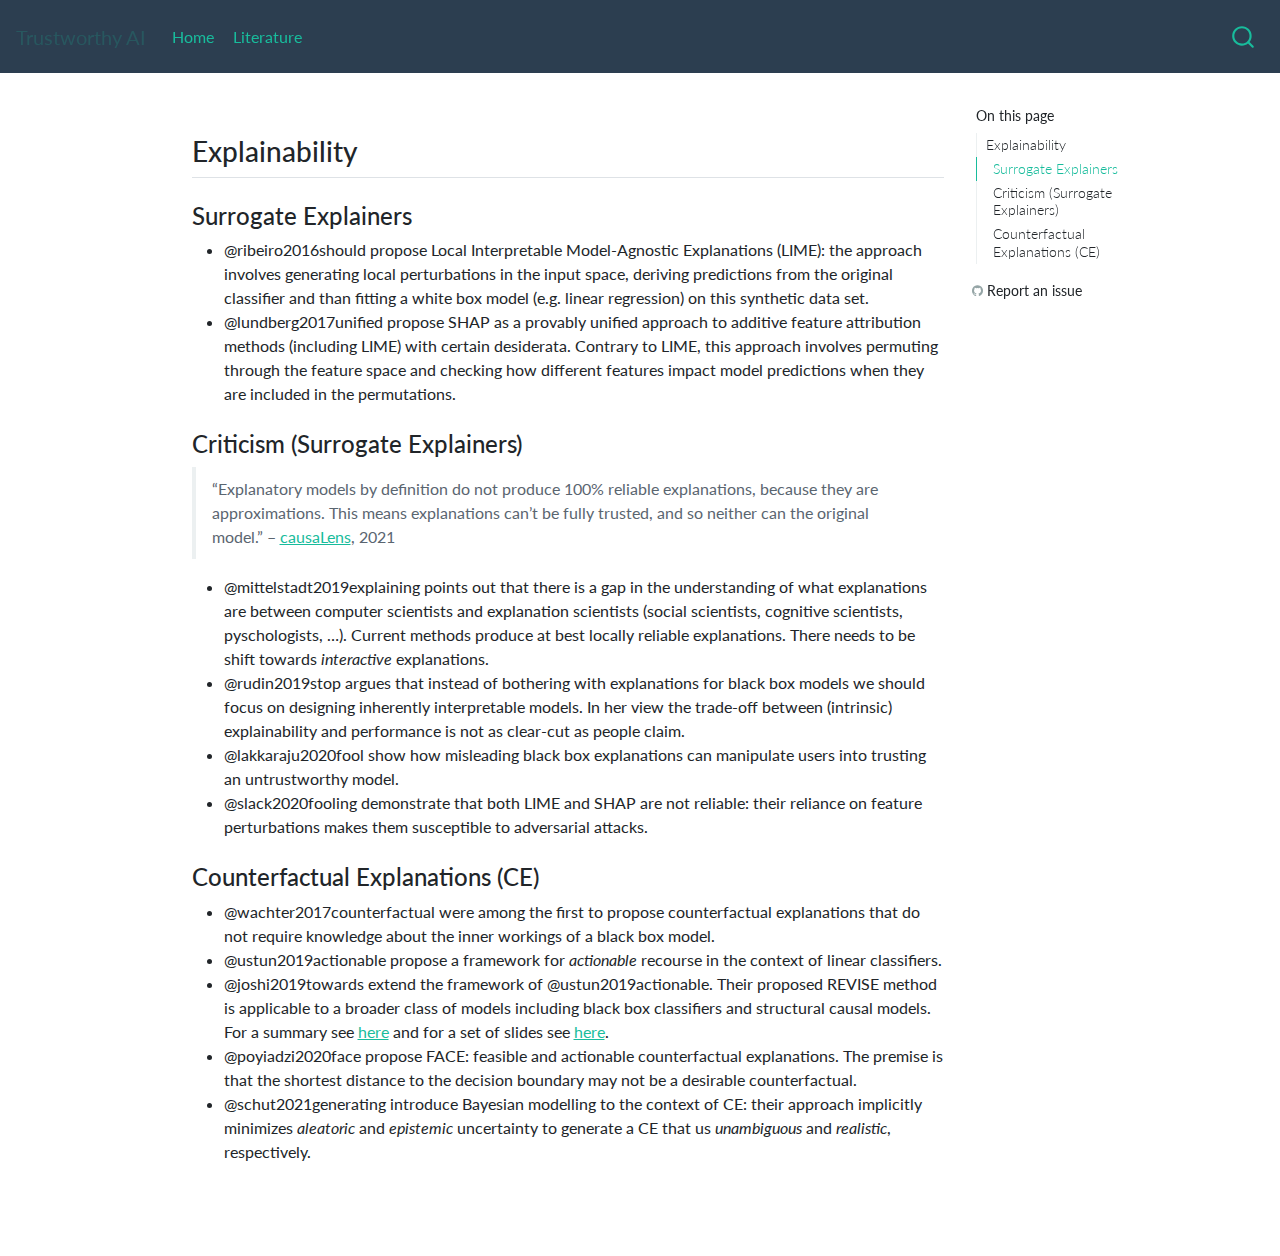
<file: docs/private/explainability.html>
<!DOCTYPE html>
<html xmlns="http://www.w3.org/1999/xhtml" lang="" xml:lang=""><head>
  <meta charset="utf-8">
  <meta name="generator" content="quarto-0.2.349">
  <meta name="viewport" content="width=device-width, initial-scale=1.0, user-scalable=yes">
  <title>Trustworthy AI – explainability</title>
  <style>
    code{white-space: pre-wrap;}
    span.smallcaps{font-variant: small-caps;}
    span.underline{text-decoration: underline;}
    div.column{display: inline-block; vertical-align: top; width: 50%;}
    div.hanging-indent{margin-left: 1.5em; text-indent: -1.5em;}
    ul.task-list{list-style: none;}
  </style>

  <!--[if lt IE 9]>
    <script src="//cdnjs.cloudflare.com/ajax/libs/html5shiv/3.7.3/html5shiv-printshiv.min.js"></script>
  <![endif]-->
  <script src="../site_libs/quarto-nav/quarto-nav.js"></script>
  <script src="../site_libs/quarto-nav/headroom.min.js"></script>
  <script src="../site_libs/clipboard/clipboard.min.js"></script>
  <meta name="quarto:offset" content="../">
  <script src="../site_libs/quarto-search/autocomplete.umd.js"></script>
  <script src="../site_libs/quarto-search/fuse.min.js"></script>
  <script src="../site_libs/quarto-search/quarto-search.js"></script>
  <script src="../site_libs/quarto-html/quarto.js"></script>
  <script src="../site_libs/quarto-html/popper.min.js"></script>
  <script src="../site_libs/quarto-html/tippy.umd.min.js"></script>
  <script src="../site_libs/quarto-html/anchor.min.js"></script>
  <link href="../site_libs/quarto-html/tippy.css" rel="stylesheet">
  <link href="../site_libs/quarto-html/quarto-syntax-highlighting.css" rel="stylesheet">
  <script src="../site_libs/bootstrap/bootstrap.min.js"></script>
  <link href="../site_libs/bootstrap/bootstrap-icons.css" rel="stylesheet">
  <link href="../site_libs/bootstrap/bootstrap.min.css" rel="stylesheet">
  <script id="quarto-search-options" type="application/json">{
    "location": "navbar",
    "copy-button": false,
    "collapse-after": 2,
    "panel-placement": "end",
    "type": "overlay",
    "limit": 20,
    "language": {
      "search-no-results-text": "No results",
      "search-matching-documents-text": "matching documents",
      "search-copy-link-title": "Copy link to search",
      "search-hide-matches-text": "Hide additional matches",
      "search-more-match-text": "more match in this document",
      "search-more-matches-text": "more matches in this document",
      "search-clear-button-title": "Clear",
      "search-detached-cancel-button-title": "Cancel",
      "search-submit-button-title": "Submit"
    }
  }</script>
  <link rel="stylesheet" href="../styles.css">
</head>
<body>
<div id="quarto-search-results"></div>
  <header id="quarto-header" class="headroom fixed-top">
    <nav class="navbar navbar-expand-lg navbar-light ">
      <div class="navbar-container container-fluid">
      <a class="navbar-brand" href="../index.html">
    <span class="navbar-title">Trustworthy AI</span>
  </a>
          <button class="navbar-toggler" type="button" data-bs-toggle="collapse" data-bs-target="#navbarCollapse" aria-controls="navbarCollapse" aria-expanded="false" aria-label="Toggle navigation" onclick="if (window.quartoToggleHeadroom) { window.quartoToggleHeadroom(); }">
  <span class="navbar-toggler-icon"></span>
</button>
          <div class="collapse navbar-collapse" id="navbarCollapse">
            <ul class="navbar-nav navbar-nav-scroll me-auto">
  <li class="nav-item">
    <a class="nav-link" href="../index.html">Home</a>
  </li>  
  <li class="nav-item">
    <a class="nav-link" href="../literature.html">Literature</a>
  </li>  
</ul>
              <div id="quarto-search" class="" title="Search"></div>
          </div> <!-- /navcollapse -->
      </div> <!-- /container-fluid -->
    </nav>
</header>
<!-- content -->
<div id="quarto-content" class="quarto-container page-columns page-rows-contents page-layout-article page-navbar">
<!-- sidebar -->
<!-- margin-sidebar -->
    <div id="quarto-margin-sidebar" class="sidebar margin-sidebar">
      <nav id="TOC" role="doc-toc">
<h2 id="toc-title">On this page</h2>
<ul>
<li><a href="#explainability" class="nav-link active" data-scroll-target="#explainability">Explainability</a>
<ul class="collapse">
<li><a href="#surrogate-explainers" class="nav-link" data-scroll-target="#surrogate-explainers">Surrogate Explainers</a></li>
<li><a href="#criticism-surrogate-explainers" class="nav-link" data-scroll-target="#criticism-surrogate-explainers">Criticism (Surrogate Explainers)</a></li>
<li><a href="#counterfactual-explanations-ce" class="nav-link" data-scroll-target="#counterfactual-explanations-ce">Counterfactual Explanations (CE)</a></li>
</ul></li>
</ul>
<div class="toc-actions"><div><i class="bi bi-github"></i></div><div class="action-links"><p><a href="https://github.com/pat-alt/tai/issues/new" class="toc-action">Report an issue</a></p></div></div></nav>
    </div>
<!-- main -->
<main class="content">

<section id="explainability" class="level2">
<h2 class="anchored" data-anchor-id="explainability">Explainability</h2>
<section id="surrogate-explainers" class="level3">
<h3 class="anchored" data-anchor-id="surrogate-explainers">Surrogate Explainers</h3>
<ul>
<li><span class="citation" data-cites="ribeiro2016should">@ribeiro2016should</span> propose Local Interpretable Model-Agnostic Explanations (LIME): the approach involves generating local perturbations in the input space, deriving predictions from the original classifier and than fitting a white box model (e.g.&nbsp;linear regression) on this synthetic data set.</li>
<li><span class="citation" data-cites="lundberg2017unified">@lundberg2017unified</span> propose SHAP as a provably unified approach to additive feature attribution methods (including LIME) with certain desiderata. Contrary to LIME, this approach involves permuting through the feature space and checking how different features impact model predictions when they are included in the permutations.</li>
</ul>
</section>
<section id="criticism-surrogate-explainers" class="level3">
<h3 class="anchored" data-anchor-id="criticism-surrogate-explainers">Criticism (Surrogate Explainers)</h3>
<blockquote class="blockquote">
<p>“Explanatory models by definition do not produce 100% reliable explanations, because they are approximations. This means explanations can’t be fully trusted, and so neither can the original model.” – <a href="https://www.causalens.com/blog/xai-doesnt-explain/">causaLens</a>, 2021</p>
</blockquote>
<ul>
<li><span class="citation" data-cites="mittelstadt2019explaining">@mittelstadt2019explaining</span> points out that there is a gap in the understanding of what explanations are between computer scientists and explanation scientists (social scientists, cognitive scientists, pyschologists, …). Current methods produce at best locally reliable explanations. There needs to be shift towards <em>interactive</em> explanations.</li>
<li><span class="citation" data-cites="rudin2019stop">@rudin2019stop</span> argues that instead of bothering with explanations for black box models we should focus on designing inherently interpretable models. In her view the trade-off between (intrinsic) explainability and performance is not as clear-cut as people claim.</li>
<li><span class="citation" data-cites="lakkaraju2020fool">@lakkaraju2020fool</span> show how misleading black box explanations can manipulate users into trusting an untrustworthy model.</li>
<li><span class="citation" data-cites="slack2020fooling">@slack2020fooling</span> demonstrate that both LIME and SHAP are not reliable: their reliance on feature perturbations makes them susceptible to adversarial attacks.</li>
</ul>
<div class="thoughts">
<ul>
<li>Can we quantify robustness of surrogate explainers?</li>
<li>Comparison of different complexity measures.</li>
<li>Design surrogate explainer that incorporates causality.</li>
<li>Surrogate explainers by definition are approximations of black box models, so can never be 100% trusted.</li>
<li>Adversarially robust surrogate explainers by minimizing divergence between observed and perturbed data. <span class="citation" data-cites="slack2020fooling">[@slack2020fooling]</span></li>
</ul>
</div>
</section>
<section id="counterfactual-explanations-ce" class="level3">
<h3 class="anchored" data-anchor-id="counterfactual-explanations-ce">Counterfactual Explanations (CE)</h3>
<ul>
<li><span class="citation" data-cites="wachter2017counterfactual">@wachter2017counterfactual</span> were among the first to propose counterfactual explanations that do not require knowledge about the inner workings of a black box model.</li>
<li><span class="citation" data-cites="ustun2019actionable">@ustun2019actionable</span> propose a framework for <em>actionable</em> recourse in the context of linear classifiers.</li>
<li><span class="citation" data-cites="joshi2019towards">@joshi2019towards</span> extend the framework of <span class="citation" data-cites="ustun2019actionable">@ustun2019actionable</span>. Their proposed REVISE method is applicable to a broader class of models including black box classifiers and structural causal models. For a summary see <a href="https://pat-alt.github.io/2021/04/27/individual-recourse-for-black-box-models/">here</a> and for a set of slides see <a href="https://pat-alt.github.io/2021/04/27/individual-recourse-for-black-box-models/paper_presentation.pdf">here</a>.</li>
<li><span class="citation" data-cites="poyiadzi2020face">@poyiadzi2020face</span> propose FACE: feasible and actionable counterfactual explanations. The premise is that the shortest distance to the decision boundary may not be a desirable counterfactual.</li>
<li><span class="citation" data-cites="schut2021generating">@schut2021generating</span> introduce Bayesian modelling to the context of CE: their approach implicitly minimizes <em>aleatoric</em> and <em>epistemic</em> uncertainty to generate a CE that us <em>unambiguous</em> and <em>realistic</em>, respectively.</li>
</ul>
<div class="thoughts">
<ul>
<li><strong>Test what counterfactual explanations are most desirable through user study at ING</strong></li>
<li>Design counterfactual explanations that incorporate causality
<ul>
<li><strong>There are in fact several very recent papers (including <span class="citation" data-cites="joshi2019towards">@joshi2019towards</span>) that link CGMs to counterfactual explanations</strong> (see below)</li>
</ul></li>
<li>Time series: what is the link to counterfactual analysis in multivariate time series? (e.g.&nbsp;chapter 4 in <span class="citation" data-cites="kilian2017structural">@kilian2017structural</span>)</li>
<li>What about the continuous outcome variables? (e.g.&nbsp;target inflation rate, … ING cases?)</li>
<li>How do counterfactual explainers fare where LIME/SHAP fail? <span class="citation" data-cites="slack2020fooling">[@slack2020fooling]</span></li>
<li>Can counterfactual explainers be fooled much like LIME/SHAP?</li>
<li>Can we establish a link between counterfactual and surrogate explainers? Important attributes identified by LIME/SHAP should play a prominent role in counterfactuals.</li>
<li>Can counterfactual explainers be used to detect adversarial examples?</li>
<li>Limiting behaviour: what happens if all individual with negative outcome move across the original decision boundary?</li>
</ul>
</div>


</section>
</section>
</main> <!-- /main -->
<script type="application/javascript">
window.document.addEventListener("DOMContentLoaded", function (event) {
  const icon = "";
  const anchorJS = new window.AnchorJS();
  anchorJS.options = {
    placement: 'right',
    icon: icon
  };
  anchorJS.add('.anchored');
  const clipboard = new window.ClipboardJS('.code-copy-button', {
    target: function(trigger) {
      return trigger.previousElementSibling;
    }
  });
  clipboard.on('success', function(e) {
    // button target
    const button = e.trigger;
    // don't keep focus
    button.blur();
    // flash "checked"
    button.classList.add('code-copy-button-checked');
    setTimeout(function() {
      button.classList.remove('code-copy-button-checked');
    }, 1000);
    // clear code selection
    e.clearSelection();
  });
  function tippyHover(el, contentFn) {
    const config = {
      allowHTML: true,
      content: contentFn,
      maxWidth: 500,
      delay: 100,
      arrow: false,
      appendTo: function(el) {
          return el.parentElement;
      },
      interactive: true,
      interactiveBorder: 10,
      theme: 'quarto',
      placement: 'bottom-start'
    };
    window.tippy(el, config); 
  }
  const noterefs = window.document.querySelectorAll('a[role="doc-noteref"]');
  for (var i=0; i<noterefs.length; i++) {
    const ref = noterefs[i];
    tippyHover(ref, function() {
      let href = ref.getAttribute('href');
      try { href = new URL(href).hash; } catch {}
      const id = href.replace(/^#\/?/, "");
      const note = window.document.getElementById(id);
      return note.innerHTML;
    });
  }
  var bibliorefs = window.document.querySelectorAll('a[role="doc-biblioref"]');
  for (var i=0; i<bibliorefs.length; i++) {
    const ref = bibliorefs[i];
    const cites = ref.parentNode.getAttribute('data-cites').split(' ');
    tippyHover(ref, function() {
      var popup = window.document.createElement('div');
      cites.forEach(function(cite) {
        var citeDiv = window.document.createElement('div');
        citeDiv.classList.add('hanging-indent');
        citeDiv.classList.add('csl-entry');
        var biblioDiv = window.document.getElementById('ref-' + cite);
        if (biblioDiv) {
          citeDiv.innerHTML = biblioDiv.innerHTML;
        }
        popup.appendChild(citeDiv);
      });
      return popup.innerHTML;
    });
  }
});
</script>
<nav class="page-navigation">
  <div class="nav-page nav-page-previous">
  </div>
  <div class="nav-page nav-page-next">
  </div>
</nav>
</div> <!-- /content -->


</body></html>
</file>
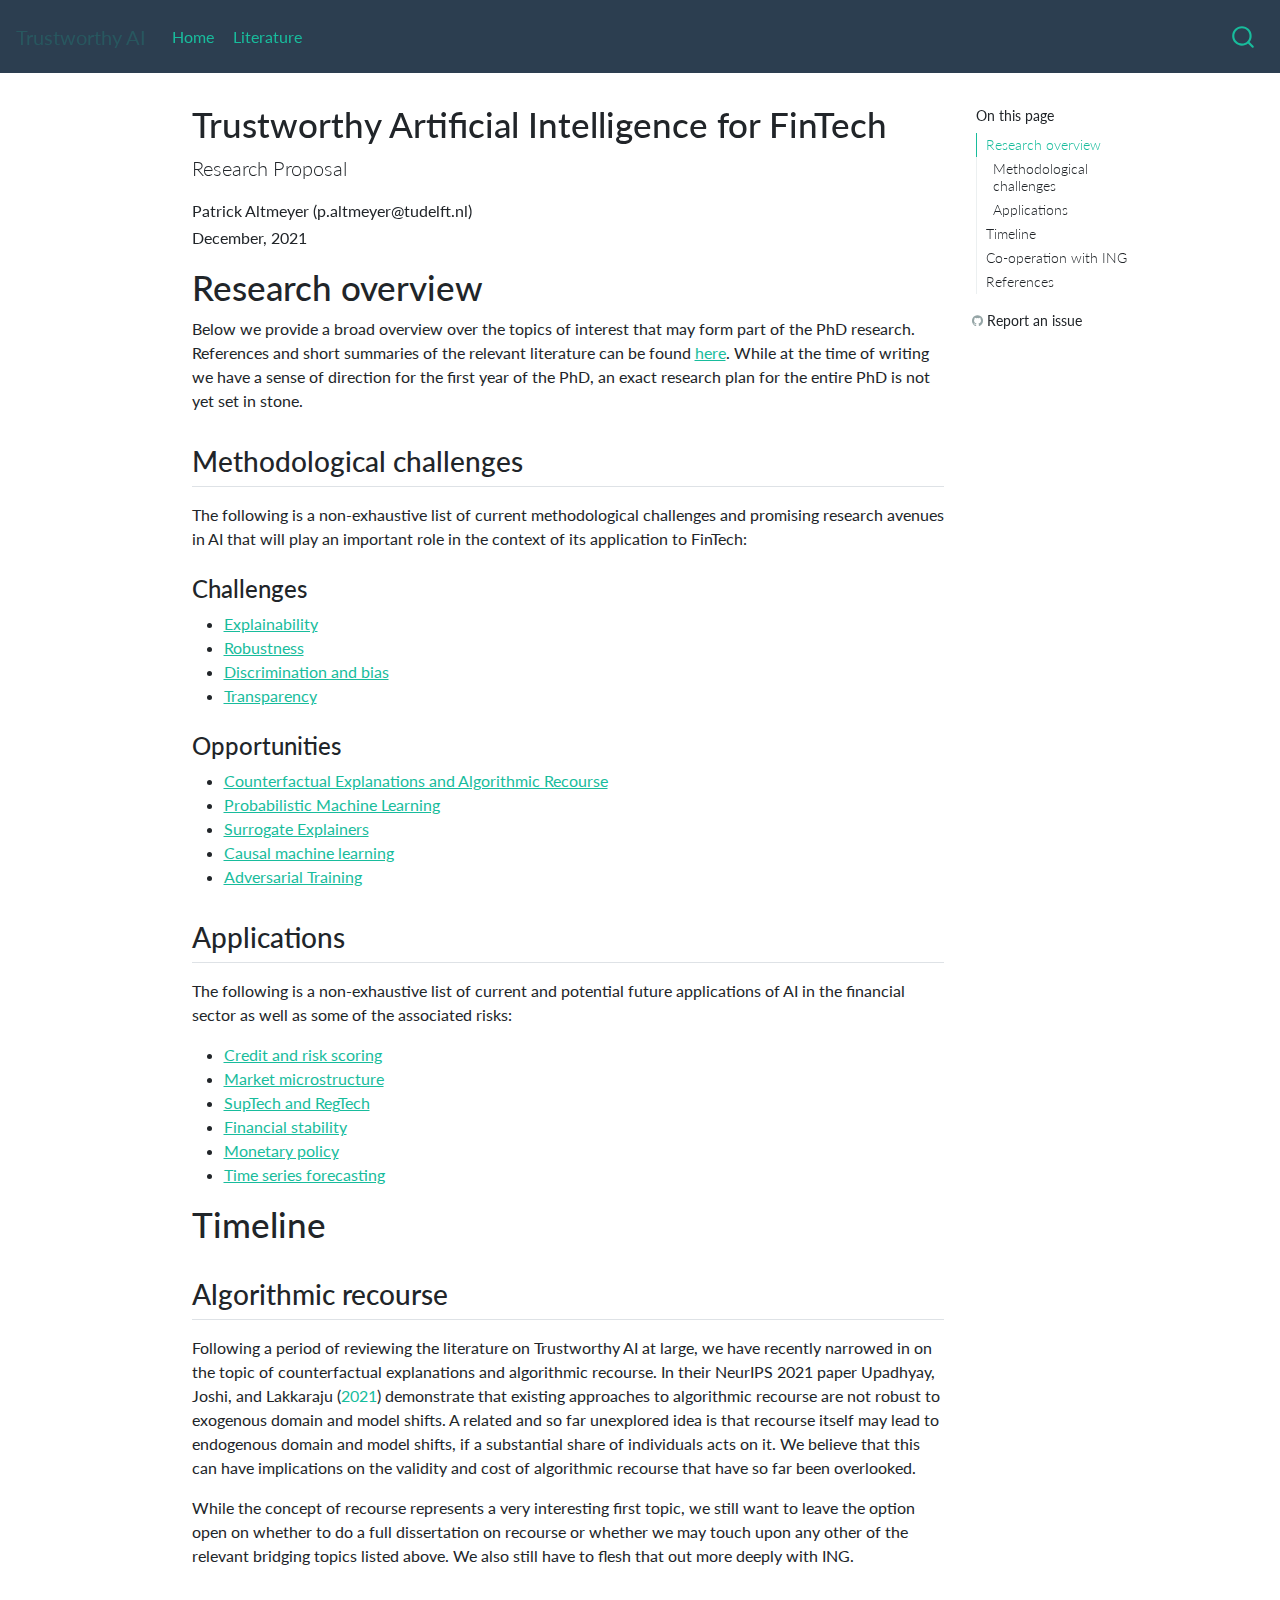
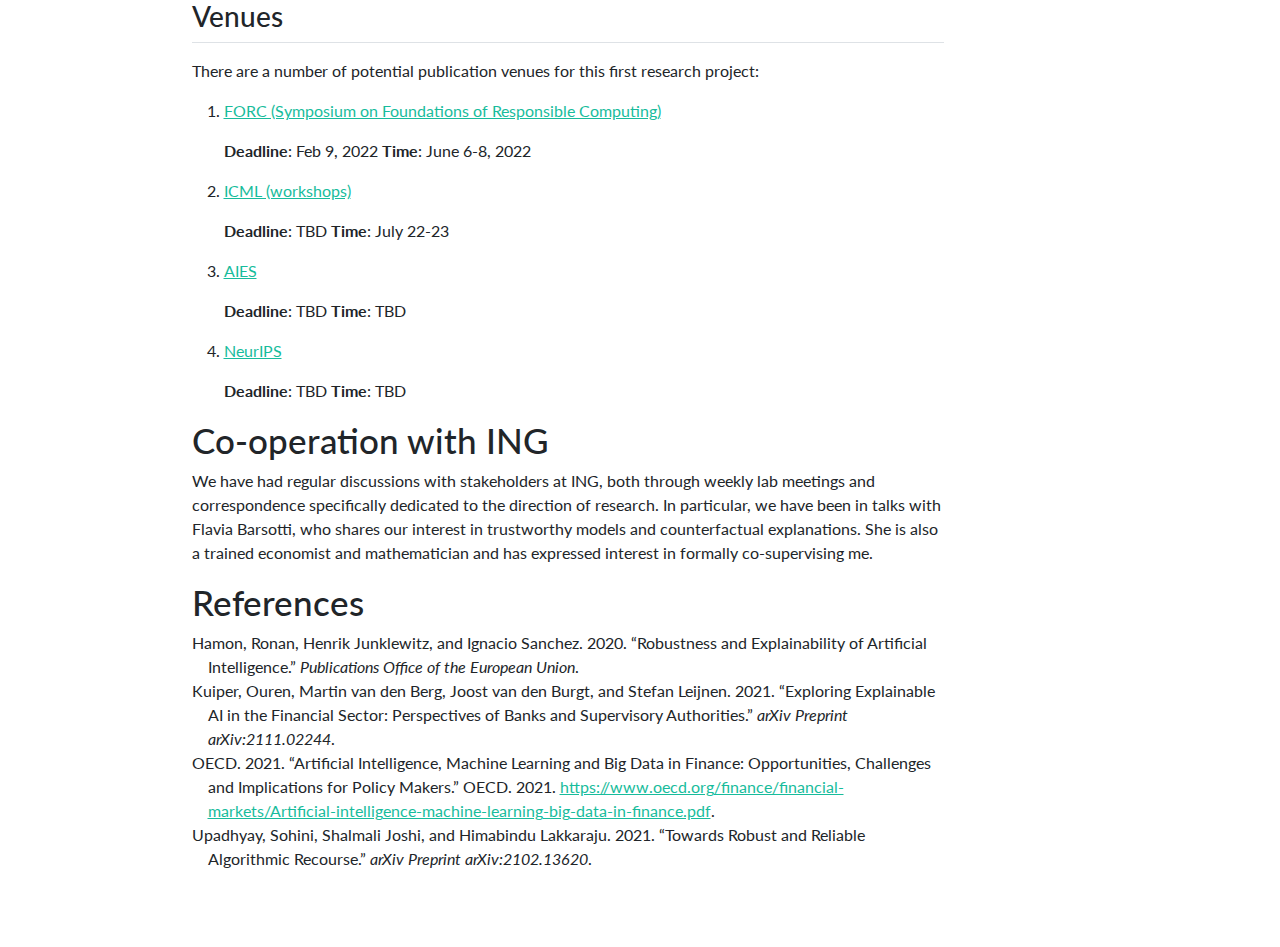
<file: docs/private/proposal.html>
<!DOCTYPE html>
<html xmlns="http://www.w3.org/1999/xhtml" lang="" xml:lang=""><head>
  <meta charset="utf-8">
  <meta name="generator" content="quarto-0.2.349">
  <meta name="viewport" content="width=device-width, initial-scale=1.0, user-scalable=yes">
  <meta name="author" content="Patrick Altmeyer (p.altmeyer@tudelft.nl)">
  <title>Trustworthy AI - Trustworthy Artificial Intelligence for FinTech</title>
  <style>
    code{white-space: pre-wrap;}
    span.smallcaps{font-variant: small-caps;}
    span.underline{text-decoration: underline;}
    div.column{display: inline-block; vertical-align: top; width: 50%;}
    div.hanging-indent{margin-left: 1.5em; text-indent: -1.5em;}
    ul.task-list{list-style: none;}
    div.csl-bib-body { }
    div.csl-entry {
      clear: both;
    }
    .hanging div.csl-entry {
      margin-left:2em;
      text-indent:-2em;
    }
    div.csl-left-margin {
      min-width:2em;
      float:left;
    }
    div.csl-right-inline {
      margin-left:2em;
      padding-left:1em;
    }
    div.csl-indent {
      margin-left: 2em;
    }
  </style>

  <!--[if lt IE 9]>
    <script src="//cdnjs.cloudflare.com/ajax/libs/html5shiv/3.7.3/html5shiv-printshiv.min.js"></script>
  <![endif]-->
  <script src="../site_libs/quarto-nav/quarto-nav.js"></script>
  <script src="../site_libs/quarto-nav/headroom.min.js"></script>
  <script src="../site_libs/clipboard/clipboard.min.js"></script>
  <meta name="quarto:offset" content="../">
  <script src="../site_libs/quarto-search/autocomplete.umd.js"></script>
  <script src="../site_libs/quarto-search/fuse.min.js"></script>
  <script src="../site_libs/quarto-search/quarto-search.js"></script>
  <script src="../site_libs/quarto-html/quarto.js"></script>
  <script src="../site_libs/quarto-html/popper.min.js"></script>
  <script src="../site_libs/quarto-html/tippy.umd.min.js"></script>
  <script src="../site_libs/quarto-html/anchor.min.js"></script>
  <link href="../site_libs/quarto-html/tippy.css" rel="stylesheet">
  <link href="../site_libs/quarto-html/quarto-syntax-highlighting.css" rel="stylesheet">
  <script src="../site_libs/bootstrap/bootstrap.min.js"></script>
  <link href="../site_libs/bootstrap/bootstrap-icons.css" rel="stylesheet">
  <link href="../site_libs/bootstrap/bootstrap.min.css" rel="stylesheet">
  <script id="quarto-search-options" type="application/json">{
    "location": "navbar",
    "copy-button": false,
    "collapse-after": 2,
    "panel-placement": "end",
    "type": "overlay",
    "limit": 20,
    "language": {
      "search-no-results-text": "No results",
      "search-matching-documents-text": "matching documents",
      "search-copy-link-title": "Copy link to search",
      "search-hide-matches-text": "Hide additional matches",
      "search-more-match-text": "more match in this document",
      "search-more-matches-text": "more matches in this document",
      "search-clear-button-title": "Clear",
      "search-detached-cancel-button-title": "Cancel",
      "search-submit-button-title": "Submit"
    }
  }</script>
  <link rel="stylesheet" href="../styles.css">
</head>
<body>
<div id="quarto-search-results"></div>
  <header id="quarto-header" class="headroom fixed-top">
    <nav class="navbar navbar-expand-lg navbar-light ">
      <div class="navbar-container container-fluid">
      <a class="navbar-brand" href="../index.html">
    <span class="navbar-title">Trustworthy AI</span>
  </a>
          <button class="navbar-toggler" type="button" data-bs-toggle="collapse" data-bs-target="#navbarCollapse" aria-controls="navbarCollapse" aria-expanded="false" aria-label="Toggle navigation" onclick="if (window.quartoToggleHeadroom) { window.quartoToggleHeadroom(); }">
  <span class="navbar-toggler-icon"></span>
</button>
          <div class="collapse navbar-collapse" id="navbarCollapse">
            <ul class="navbar-nav navbar-nav-scroll me-auto">
  <li class="nav-item">
    <a class="nav-link" href="../index.html">Home</a>
  </li>  
  <li class="nav-item">
    <a class="nav-link" href="../literature.html">Literature</a>
  </li>  
</ul>
              <div id="quarto-search" class="" title="Search"></div>
          </div> <!-- /navcollapse -->
      </div> <!-- /container-fluid -->
    </nav>
</header>
<!-- content -->
<div id="quarto-content" class="quarto-container page-columns page-rows-contents page-layout-article page-navbar">
<!-- sidebar -->
<!-- margin-sidebar -->
    <div id="quarto-margin-sidebar" class="sidebar margin-sidebar">
      <nav id="TOC" role="doc-toc">
<h2 id="toc-title">On this page</h2>
<ul>
<li><a href="#research-overview" class="nav-link active" data-scroll-target="#research-overview">Research overview</a>
<ul class="collapse">
<li><a href="#methodological-challenges" class="nav-link" data-scroll-target="#methodological-challenges">Methodological challenges</a>
<ul class="collapse">
<li><a href="#challenges" class="nav-link" data-scroll-target="#challenges">Challenges</a></li>
<li><a href="#opportunities" class="nav-link" data-scroll-target="#opportunities">Opportunities</a></li>
</ul></li>
<li><a href="#applications" class="nav-link" data-scroll-target="#applications">Applications</a></li>
</ul></li>
<li><a href="#timeline" class="nav-link" data-scroll-target="#timeline">Timeline</a>
<ul class="collapse">
<li><a href="#algorithmic-recourse" class="nav-link" data-scroll-target="#algorithmic-recourse">Algorithmic recourse</a></li>
<li><a href="#venues" class="nav-link" data-scroll-target="#venues">Venues</a></li>
</ul></li>
<li><a href="#co-operation-with-ing" class="nav-link" data-scroll-target="#co-operation-with-ing">Co-operation with ING</a></li>
<li><a href="#references" class="nav-link" data-scroll-target="#references">References</a></li>
</ul>
<div class="toc-actions"><div><i class="bi bi-github"></i></div><div class="action-links"><p><a href="https://github.com/pat-alt/tai/issues/new" class="toc-action">Report an issue</a></p></div></div></nav>
    </div>
<!-- main -->
<main class="content">
<header id="title-block-header">
<h1 class="title display-7">Trustworthy Artificial Intelligence for FinTech</h1>
<p class="subtitle lead">Research Proposal</p>
<p class="author">Patrick Altmeyer (p.altmeyer@tudelft.nl)</p>
<p class="date">December, 2021</p>
</header>

<div style="page-break-after: always;"></div>
<section id="research-overview" class="level1">
<h1>Research overview</h1>
<p>Below we provide a broad overview over the topics of interest that may form part of the PhD research. References and short summaries of the relevant literature can be found <a href="https://www.paltmeyer.com/tai/literature.html">here</a>. While at the time of writing we have a sense of direction for the first year of the PhD, an exact research plan for the entire PhD is not yet set in stone.</p>
<section id="methodological-challenges" class="level2">
<h2 class="anchored" data-anchor-id="methodological-challenges">Methodological challenges</h2>
<p>The following is a non-exhaustive list of current methodological challenges and promising research avenues in AI that will play an important role in the context of its application to FinTech:</p>
<section id="challenges" class="level3">
<h3 class="anchored" data-anchor-id="challenges">Challenges</h3>
<ul>
<li><a href="https://www.paltmeyer.com/tai/literature.html#explainability">Explainability</a></li>
<li><a href="https://www.paltmeyer.com/tai/literature.html#robustness">Robustness</a></li>
<li><a href="">Discrimination and bias</a></li>
<li><a href="">Transparency</a></li>
</ul>
</section>
<section id="opportunities" class="level3">
<h3 class="anchored" data-anchor-id="opportunities">Opportunities</h3>
<ul>
<li><a href="https://www.paltmeyer.com/tai/literature.html#counterfactual-explanations-ce">Counterfactual Explanations and Algorithmic Recourse</a></li>
<li><a href="https://www.paltmeyer.com/tai/literature.html#bayesian">Probabilistic Machine Learning</a></li>
<li><a href="https://www.paltmeyer.com/tai/literature.html#surrogate-explainers">Surrogate Explainers</a></li>
<li><a href="https://www.paltmeyer.com/tai/literature.html#causal-ai">Causal machine learning</a></li>
<li><a href="https://www.paltmeyer.com/tai/literature.html#robustness">Adversarial Training</a></li>
</ul>
</section>
</section>
<section id="applications" class="level2">
<h2 class="anchored" data-anchor-id="applications">Applications</h2>
<p>The following is a non-exhaustive list of current and potential future applications of AI in the financial sector as well as some of the associated risks:</p>
<ul>
<li><a href="">Credit and risk scoring</a></li>
<li><a href="">Market microstructure</a></li>
<li><a href="">SupTech and RegTech</a></li>
<li><a href="">Financial stability</a></li>
<li><a href="">Monetary policy</a></li>
<li><a href="">Time series forecasting</a></li>
</ul>
</section>
</section>
<section id="timeline" class="level1">
<h1>Timeline</h1>
<section id="algorithmic-recourse" class="level2">
<h2 class="anchored" data-anchor-id="algorithmic-recourse">Algorithmic recourse</h2>
<p>Following a period of reviewing the literature on Trustworthy AI at large, we have recently narrowed in on the topic of counterfactual explanations and algorithmic recourse. In their NeurIPS 2021 paper <span class="citation" data-cites="upadhyay2021towards">Upadhyay, Joshi, and Lakkaraju (<a href="#ref-upadhyay2021towards" role="doc-biblioref">2021</a>)</span> demonstrate that existing approaches to algorithmic recourse are not robust to exogenous domain and model shifts. A related and so far unexplored idea is that recourse itself may lead to endogenous domain and model shifts, if a substantial share of individuals acts on it. We believe that this can have implications on the validity and cost of algorithmic recourse that have so far been overlooked.</p>
<p>While the concept of recourse represents a very interesting first topic, we still want to leave the option open on whether to do a full dissertation on recourse or whether we may touch upon any other of the relevant bridging topics listed above. We also still have to flesh that out more deeply with ING.</p>
</section>
<section id="venues" class="level2">
<h2 class="anchored" data-anchor-id="venues">Venues</h2>
<p>There are a number of potential publication venues for this first research project:</p>
<ol type="1">
<li><p><a href="https://responsiblecomputing.org/forc-2022/">FORC (Symposium on Foundations of Responsible Computing)</a></p>
<p><strong>Deadline</strong>: Feb 9, 2022 <strong>Time</strong>: June 6-8, 2022</p></li>
<li><p><a href="https://icml.cc/Conferences/2022/CallForWorkshops">ICML (workshops)</a></p>
<p><strong>Deadline</strong>: TBD <strong>Time</strong>: July 22-23</p></li>
<li><p><a href="https://www.aies-conference.com/2021/">AIES</a></p>
<p><strong>Deadline</strong>: TBD <strong>Time</strong>: TBD</p></li>
<li><p><a href="https://nips.cc">NeurIPS</a></p>
<p><strong>Deadline</strong>: TBD <strong>Time</strong>: TBD</p></li>
</ol>
</section>
</section>
<section id="co-operation-with-ing" class="level1">
<h1>Co-operation with ING</h1>
<p>We have had regular discussions with stakeholders at ING, both through weekly lab meetings and correspondence specifically dedicated to the direction of research. In particular, we have been in talks with Flavia Barsotti, who shares our interest in trustworthy models and counterfactual explanations. She is also a trained economist and mathematician and has expressed interest in formally co-supervising me.</p>
</section>
<section id="references" class="level1">
<h1>References</h1>


<div id="refs" class="references csl-bib-body hanging-indent" role="doc-bibliography">
<div id="ref-hamon2020robustness" class="csl-entry" role="doc-biblioentry">
Hamon, Ronan, Henrik Junklewitz, and Ignacio Sanchez. 2020. <span>“Robustness and Explainability of Artificial Intelligence.”</span> <em>Publications Office of the European Union</em>.
</div>
<div id="ref-kuiper2021exploring" class="csl-entry" role="doc-biblioentry">
Kuiper, Ouren, Martin van den Berg, Joost van den Burgt, and Stefan Leijnen. 2021. <span>“Exploring Explainable AI in the Financial Sector: Perspectives of Banks and Supervisory Authorities.”</span> <em>arXiv Preprint arXiv:2111.02244</em>.
</div>
<div id="ref-oecd2021artificial" class="csl-entry" role="doc-biblioentry">
OECD. 2021. <span>“Artificial Intelligence, Machine Learning and Big Data in Finance: Opportunities, Challenges and Implications for Policy Makers.”</span> OECD. 2021. <a href="https://www.oecd.org/finance/financial-markets/Artificial-intelligence-machine-learning-big-data-in-finance.pdf">https://www.oecd.org/finance/financial-markets/Artificial-intelligence-machine-learning-big-data-in-finance.pdf</a>.
</div>
<div id="ref-upadhyay2021towards" class="csl-entry" role="doc-biblioentry">
Upadhyay, Sohini, Shalmali Joshi, and Himabindu Lakkaraju. 2021. <span>“Towards Robust and Reliable Algorithmic Recourse.”</span> <em>arXiv Preprint arXiv:2102.13620</em>.
</div>
</div>
</section>
</main> <!-- /main -->
<script type="application/javascript">
window.document.addEventListener("DOMContentLoaded", function (event) {
  const icon = "";
  const anchorJS = new window.AnchorJS();
  anchorJS.options = {
    placement: 'right',
    icon: icon
  };
  anchorJS.add('.anchored');
  const clipboard = new window.ClipboardJS('.code-copy-button', {
    target: function(trigger) {
      return trigger.previousElementSibling;
    }
  });
  clipboard.on('success', function(e) {
    // button target
    const button = e.trigger;
    // don't keep focus
    button.blur();
    // flash "checked"
    button.classList.add('code-copy-button-checked');
    setTimeout(function() {
      button.classList.remove('code-copy-button-checked');
    }, 1000);
    // clear code selection
    e.clearSelection();
  });
  function tippyHover(el, contentFn) {
    const config = {
      allowHTML: true,
      content: contentFn,
      maxWidth: 500,
      delay: 100,
      arrow: false,
      appendTo: function(el) {
          return el.parentElement;
      },
      interactive: true,
      interactiveBorder: 10,
      theme: 'quarto',
      placement: 'bottom-start'
    };
    window.tippy(el, config); 
  }
  const noterefs = window.document.querySelectorAll('a[role="doc-noteref"]');
  for (var i=0; i<noterefs.length; i++) {
    const ref = noterefs[i];
    tippyHover(ref, function() {
      let href = ref.getAttribute('href');
      try { href = new URL(href).hash; } catch {}
      const id = href.replace(/^#\/?/, "");
      const note = window.document.getElementById(id);
      return note.innerHTML;
    });
  }
  var bibliorefs = window.document.querySelectorAll('a[role="doc-biblioref"]');
  for (var i=0; i<bibliorefs.length; i++) {
    const ref = bibliorefs[i];
    const cites = ref.parentNode.getAttribute('data-cites').split(' ');
    tippyHover(ref, function() {
      var popup = window.document.createElement('div');
      cites.forEach(function(cite) {
        var citeDiv = window.document.createElement('div');
        citeDiv.classList.add('hanging-indent');
        citeDiv.classList.add('csl-entry');
        var biblioDiv = window.document.getElementById('ref-' + cite);
        if (biblioDiv) {
          citeDiv.innerHTML = biblioDiv.innerHTML;
        }
        popup.appendChild(citeDiv);
      });
      return popup.innerHTML;
    });
  }
});
</script>
<nav class="page-navigation">
  <div class="nav-page nav-page-previous">
  </div>
  <div class="nav-page nav-page-next">
  </div>
</nav>
</div> <!-- /content -->


</body></html>
</file>
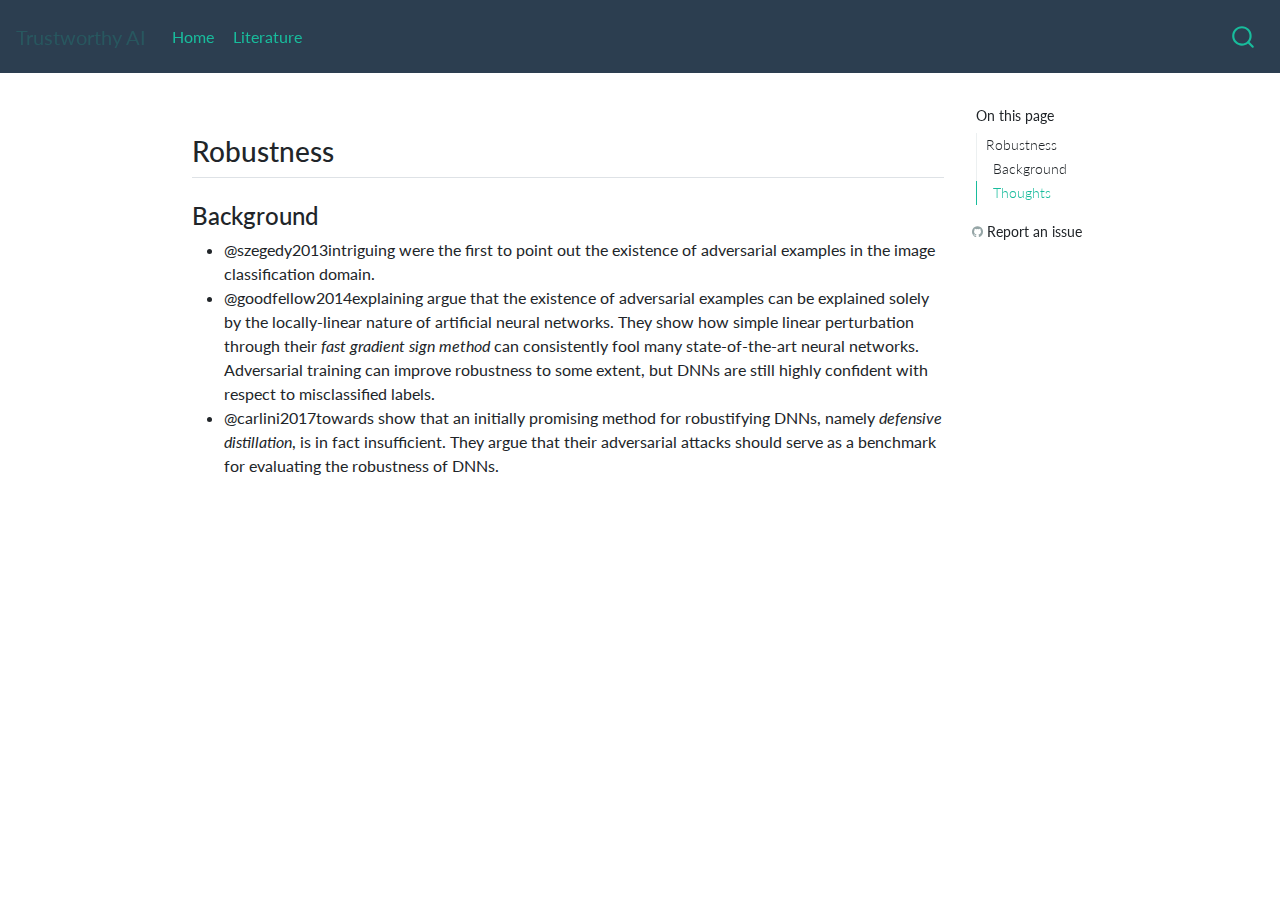
<file: docs/private/robustness.html>
<!DOCTYPE html>
<html xmlns="http://www.w3.org/1999/xhtml" lang="" xml:lang=""><head>
  <meta charset="utf-8">
  <meta name="generator" content="quarto-0.2.349">
  <meta name="viewport" content="width=device-width, initial-scale=1.0, user-scalable=yes">
  <title>Trustworthy AI – robustness</title>
  <style>
    code{white-space: pre-wrap;}
    span.smallcaps{font-variant: small-caps;}
    span.underline{text-decoration: underline;}
    div.column{display: inline-block; vertical-align: top; width: 50%;}
    div.hanging-indent{margin-left: 1.5em; text-indent: -1.5em;}
    ul.task-list{list-style: none;}
  </style>

  <!--[if lt IE 9]>
    <script src="//cdnjs.cloudflare.com/ajax/libs/html5shiv/3.7.3/html5shiv-printshiv.min.js"></script>
  <![endif]-->
  <script src="../site_libs/quarto-nav/quarto-nav.js"></script>
  <script src="../site_libs/quarto-nav/headroom.min.js"></script>
  <script src="../site_libs/clipboard/clipboard.min.js"></script>
  <meta name="quarto:offset" content="../">
  <script src="../site_libs/quarto-search/autocomplete.umd.js"></script>
  <script src="../site_libs/quarto-search/fuse.min.js"></script>
  <script src="../site_libs/quarto-search/quarto-search.js"></script>
  <script src="../site_libs/quarto-html/quarto.js"></script>
  <script src="../site_libs/quarto-html/popper.min.js"></script>
  <script src="../site_libs/quarto-html/tippy.umd.min.js"></script>
  <script src="../site_libs/quarto-html/anchor.min.js"></script>
  <link href="../site_libs/quarto-html/tippy.css" rel="stylesheet">
  <link href="../site_libs/quarto-html/quarto-syntax-highlighting.css" rel="stylesheet">
  <script src="../site_libs/bootstrap/bootstrap.min.js"></script>
  <link href="../site_libs/bootstrap/bootstrap-icons.css" rel="stylesheet">
  <link href="../site_libs/bootstrap/bootstrap.min.css" rel="stylesheet">
  <script id="quarto-search-options" type="application/json">{
    "location": "navbar",
    "copy-button": false,
    "collapse-after": 2,
    "panel-placement": "end",
    "type": "overlay",
    "limit": 20,
    "language": {
      "search-no-results-text": "No results",
      "search-matching-documents-text": "matching documents",
      "search-copy-link-title": "Copy link to search",
      "search-hide-matches-text": "Hide additional matches",
      "search-more-match-text": "more match in this document",
      "search-more-matches-text": "more matches in this document",
      "search-clear-button-title": "Clear",
      "search-detached-cancel-button-title": "Cancel",
      "search-submit-button-title": "Submit"
    }
  }</script>
  <link rel="stylesheet" href="../styles.css">
</head>
<body>
<div id="quarto-search-results"></div>
  <header id="quarto-header" class="headroom fixed-top">
    <nav class="navbar navbar-expand-lg navbar-light ">
      <div class="navbar-container container-fluid">
      <a class="navbar-brand" href="../index.html">
    <span class="navbar-title">Trustworthy AI</span>
  </a>
          <button class="navbar-toggler" type="button" data-bs-toggle="collapse" data-bs-target="#navbarCollapse" aria-controls="navbarCollapse" aria-expanded="false" aria-label="Toggle navigation" onclick="if (window.quartoToggleHeadroom) { window.quartoToggleHeadroom(); }">
  <span class="navbar-toggler-icon"></span>
</button>
          <div class="collapse navbar-collapse" id="navbarCollapse">
            <ul class="navbar-nav navbar-nav-scroll me-auto">
  <li class="nav-item">
    <a class="nav-link" href="../index.html">Home</a>
  </li>  
  <li class="nav-item">
    <a class="nav-link" href="../literature.html">Literature</a>
  </li>  
</ul>
              <div id="quarto-search" class="" title="Search"></div>
          </div> <!-- /navcollapse -->
      </div> <!-- /container-fluid -->
    </nav>
</header>
<!-- content -->
<div id="quarto-content" class="quarto-container page-columns page-rows-contents page-layout-article page-navbar">
<!-- sidebar -->
<!-- margin-sidebar -->
    <div id="quarto-margin-sidebar" class="sidebar margin-sidebar">
      <nav id="TOC" role="doc-toc">
<h2 id="toc-title">On this page</h2>
<ul>
<li><a href="#robustness" class="nav-link active" data-scroll-target="#robustness">Robustness</a>
<ul class="collapse">
<li><a href="#background" class="nav-link" data-scroll-target="#background">Background</a></li>
<li><a href="#thoughts" class="nav-link" data-scroll-target="#thoughts">Thoughts</a></li>
</ul></li>
</ul>
<div class="toc-actions"><div><i class="bi bi-github"></i></div><div class="action-links"><p><a href="https://github.com/pat-alt/tai/issues/new" class="toc-action">Report an issue</a></p></div></div></nav>
    </div>
<!-- main -->
<main class="content">

<section id="robustness" class="level2">
<h2 class="anchored" data-anchor-id="robustness">Robustness</h2>
<section id="background" class="level3">
<h3 class="anchored" data-anchor-id="background">Background</h3>
<ul>
<li><span class="citation" data-cites="szegedy2013intriguing">@szegedy2013intriguing</span> were the first to point out the existence of adversarial examples in the image classification domain.</li>
<li><span class="citation" data-cites="goodfellow2014explaining">@goodfellow2014explaining</span> argue that the existence of adversarial examples can be explained solely by the locally-linear nature of artificial neural networks. They show how simple linear perturbation through their <em>fast gradient sign method</em> can consistently fool many state-of-the-art neural networks. Adversarial training can improve robustness to some extent, but DNNs are still highly confident with respect to misclassified labels.</li>
<li><span class="citation" data-cites="carlini2017towards">@carlini2017towards</span> show that an initially promising method for robustifying DNNs, namely <em>defensive distillation</em>, is in fact insufficient. They argue that their adversarial attacks should serve as a benchmark for evaluating the robustness of DNNs.</li>
</ul>
</section>
<section id="thoughts" class="level3 thoughts">
<h3 class="thoughts anchored" data-anchor-id="thoughts">Thoughts</h3>
<div class="thoughts">
<ul>
<li><strong>Link to anomaly detection (ING)</strong></li>
<li><strong>Out-of-distribution detection for time series models (e.g.&nbsp;avoid Covid scenarios leading to model failures <span class="citation" data-cites="bholat2020impact">[@bholat2020impact]</span>)</strong>.</li>
<li>If adversarial training affects the success of adversarial attacks, does it also affect success of CE?</li>
<li>Can we penalize instability much like we penalize complexity in empirical risk minimization?</li>
</ul>
</div>


</section>
</section>
</main> <!-- /main -->
<script type="application/javascript">
window.document.addEventListener("DOMContentLoaded", function (event) {
  const icon = "";
  const anchorJS = new window.AnchorJS();
  anchorJS.options = {
    placement: 'right',
    icon: icon
  };
  anchorJS.add('.anchored');
  const clipboard = new window.ClipboardJS('.code-copy-button', {
    target: function(trigger) {
      return trigger.previousElementSibling;
    }
  });
  clipboard.on('success', function(e) {
    // button target
    const button = e.trigger;
    // don't keep focus
    button.blur();
    // flash "checked"
    button.classList.add('code-copy-button-checked');
    setTimeout(function() {
      button.classList.remove('code-copy-button-checked');
    }, 1000);
    // clear code selection
    e.clearSelection();
  });
  function tippyHover(el, contentFn) {
    const config = {
      allowHTML: true,
      content: contentFn,
      maxWidth: 500,
      delay: 100,
      arrow: false,
      appendTo: function(el) {
          return el.parentElement;
      },
      interactive: true,
      interactiveBorder: 10,
      theme: 'quarto',
      placement: 'bottom-start'
    };
    window.tippy(el, config); 
  }
  const noterefs = window.document.querySelectorAll('a[role="doc-noteref"]');
  for (var i=0; i<noterefs.length; i++) {
    const ref = noterefs[i];
    tippyHover(ref, function() {
      let href = ref.getAttribute('href');
      try { href = new URL(href).hash; } catch {}
      const id = href.replace(/^#\/?/, "");
      const note = window.document.getElementById(id);
      return note.innerHTML;
    });
  }
  var bibliorefs = window.document.querySelectorAll('a[role="doc-biblioref"]');
  for (var i=0; i<bibliorefs.length; i++) {
    const ref = bibliorefs[i];
    const cites = ref.parentNode.getAttribute('data-cites').split(' ');
    tippyHover(ref, function() {
      var popup = window.document.createElement('div');
      cites.forEach(function(cite) {
        var citeDiv = window.document.createElement('div');
        citeDiv.classList.add('hanging-indent');
        citeDiv.classList.add('csl-entry');
        var biblioDiv = window.document.getElementById('ref-' + cite);
        if (biblioDiv) {
          citeDiv.innerHTML = biblioDiv.innerHTML;
        }
        popup.appendChild(citeDiv);
      });
      return popup.innerHTML;
    });
  }
});
</script>
<nav class="page-navigation">
  <div class="nav-page nav-page-previous">
  </div>
  <div class="nav-page nav-page-next">
  </div>
</nav>
</div> <!-- /content -->


</body></html>
</file>
<file: docs/site_libs/quarto-html/tippy.css>
.tippy-box[data-animation=fade][data-state=hidden]{opacity:0}[data-tippy-root]{max-width:calc(100vw - 10px)}.tippy-box{position:relative;background-color:#333;color:#fff;border-radius:4px;font-size:14px;line-height:1.4;outline:0;transition-property:transform,visibility,opacity}.tippy-box[data-placement^=top]>.tippy-arrow{bottom:0}.tippy-box[data-placement^=top]>.tippy-arrow:before{bottom:-7px;left:0;border-width:8px 8px 0;border-top-color:initial;transform-origin:center top}.tippy-box[data-placement^=bottom]>.tippy-arrow{top:0}.tippy-box[data-placement^=bottom]>.tippy-arrow:before{top:-7px;left:0;border-width:0 8px 8px;border-bottom-color:initial;transform-origin:center bottom}.tippy-box[data-placement^=left]>.tippy-arrow{right:0}.tippy-box[data-placement^=left]>.tippy-arrow:before{border-width:8px 0 8px 8px;border-left-color:initial;right:-7px;transform-origin:center left}.tippy-box[data-placement^=right]>.tippy-arrow{left:0}.tippy-box[data-placement^=right]>.tippy-arrow:before{left:-7px;border-width:8px 8px 8px 0;border-right-color:initial;transform-origin:center right}.tippy-box[data-inertia][data-state=visible]{transition-timing-function:cubic-bezier(.54,1.5,.38,1.11)}.tippy-arrow{width:16px;height:16px;color:#333}.tippy-arrow:before{content:"";position:absolute;border-color:transparent;border-style:solid}.tippy-content{position:relative;padding:5px 9px;z-index:1}
</file>
<file: docs/site_libs/quarto-html/quarto-syntax-highlighting.css>
/* quarto syntax highlight colors */
:root {
  --quarto-hl-ot-color: #007BA5;
  --quarto-hl-at-color: inherit;
  --quarto-hl-ss-color: #20794D;
  --quarto-hl-an-color: #5E5E5E;
  --quarto-hl-fu-color: #4758AB;
  --quarto-hl-st-color: #20794D;
  --quarto-hl-cf-color: #007BA5;
  --quarto-hl-op-color: #5E5E5E;
  --quarto-hl-er-color: #AD0000;
  --quarto-hl-bn-color: #AD0000;
  --quarto-hl-al-color: #AD0000;
  --quarto-hl-va-color: #111111;
  --quarto-hl-bu-color: inherit;
  --quarto-hl-ex-color: inherit;
  --quarto-hl-pp-color: #AD0000;
  --quarto-hl-in-color: #5E5E5E;
  --quarto-hl-vs-color: #20794D;
  --quarto-hl-wa-color: #5E5E5E;
  --quarto-hl-do-color: #5E5E5E;
  --quarto-hl-im-color: inherit;
  --quarto-hl-ch-color: #20794D;
  --quarto-hl-dt-color: #AD0000;
  --quarto-hl-fl-color: #AD0000;
  --quarto-hl-co-color: #5E5E5E;
  --quarto-hl-cv-color: #5E5E5E;
  --quarto-hl-cn-color: #8f5902;
  --quarto-hl-sc-color: #5E5E5E;
  --quarto-hl-dv-color: #AD0000;
  --quarto-hl-kw-color: #007BA5;
}

/* other quarto variables */
:root {
  --quarto-font-monospace: SFMono-Regular, Menlo, Monaco, Consolas, "Liberation Mono", "Courier New", monospace;
}

code span {
  color: #007BA5;
}

div.sourceCode {
  color: #007BA5;
}

code span.ot {
  color: #007BA5;
}

code span.ss {
  color: #20794D;
}

code span.an {
  color: #5E5E5E;
}

code span.fu {
  color: #4758AB;
}

code span.st {
  color: #20794D;
}

code span.cf {
  color: #007BA5;
}

code span.op {
  color: #5E5E5E;
}

code span.er {
  color: #AD0000;
}

code span.bn {
  color: #AD0000;
}

code span.al {
  color: #AD0000;
}

code span.va {
  color: #111111;
}

code span.pp {
  color: #AD0000;
}

code span.in {
  color: #5E5E5E;
}

code span.vs {
  color: #20794D;
}

code span.wa {
  color: #5E5E5E;
  font-style: italic;
}

code span.do {
  color: #5E5E5E;
  font-style: italic;
}

code span.ch {
  color: #20794D;
}

code span.dt {
  color: #AD0000;
}

code span.fl {
  color: #AD0000;
}

code span.co {
  color: #5E5E5E;
}

code span.cv {
  color: #5E5E5E;
  font-style: italic;
}

code span.cn {
  color: #8f5902;
}

code span.sc {
  color: #5E5E5E;
}

code span.dv {
  color: #AD0000;
}

code span.kw {
  color: #007BA5;
}
</file>
<file: docs/styles.css>
/* css styles */

.thoughts {
  display: none;
}
</file>
